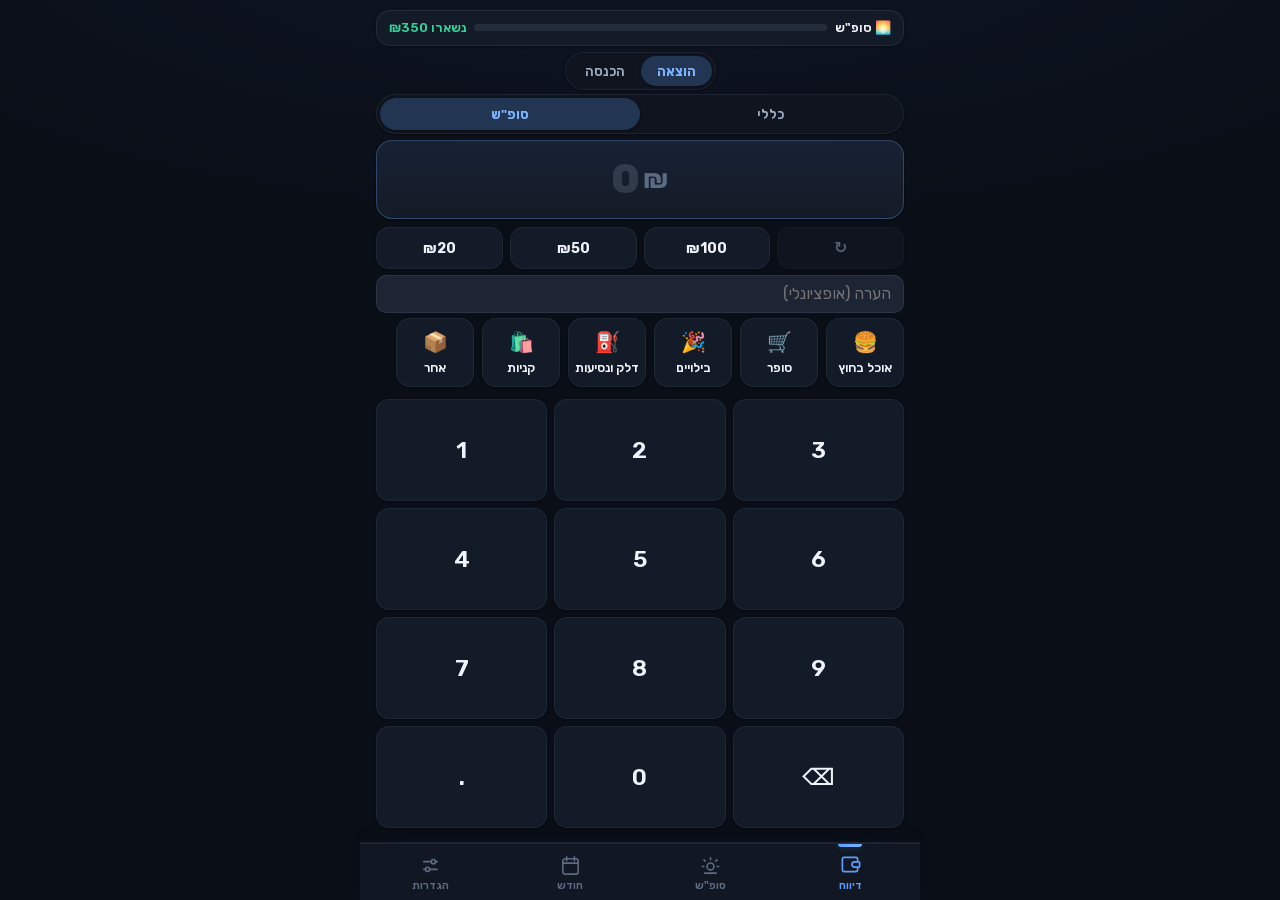
<file: index.html>
<!DOCTYPE html>
<html lang="he" dir="rtl">
<head>
<meta charset="utf-8">
<meta name="viewport" content="width=device-width, initial-scale=1, viewport-fit=cover, user-scalable=no">
<title>הכסף שלי</title>
<meta name="theme-color" content="#0a0e17">
<link rel="manifest" href="manifest.json">
<meta name="apple-mobile-web-app-capable" content="yes">
<meta name="mobile-web-app-capable" content="yes">
<meta name="apple-mobile-web-app-title" content="הכסף שלי">
<link rel="apple-touch-icon" href="icon-192.png">
<link rel="icon" type="image/png" href="icon-192.png">
<style>
/* ===== Rubik (embedded, matches the health app) ===== */
@font-face {
    font-family: 'Rubik'; font-weight: 300 800; font-display: swap;
    src: url([data-uri]) format('woff2');
    unicode-range: U+0590-05FF, U+200C-2010, U+20AA, U+25CC, U+FB1D-FB4F;
  }
@font-face {
    font-family: 'Rubik'; font-weight: 300 800; font-display: swap;
    src: url([data-uri]) format('woff2');
    unicode-range: U+0000-00FF, U+2000-206F, U+2074, U+20AC, U+2191, U+2193, U+2212, U+2215;
  }
/* ---------- palette: deep-navy dark by default; light is opt-in ---------- */
:root {
  color-scheme: dark;
  --page: #0a0e17; --surface: #141b28; --surface-2: #1d2534;
  --ink: #f0f4fa; --ink-2: #9fadc2; --muted: #5c6b83;
  --grid: rgba(148,163,184,.14); --baseline: rgba(148,163,184,.22); --border: rgba(148,163,184,.12);
  --good: #34d399; --warn: #fbbf24; --crit: #fb7185; --good-text: #34d399;
  --accent: #5b9dff; --accent-bright: #7db4ff;
  --c1:#5b9dff; --c2:#fb7185; --c3:#34d399; --c4:#fbbf24; --c5:#a78bfa; --c6:#2dd4bf;
  --ring-track: rgba(148,163,184,.13);
}
/* explicit light theme (system-light users still get the navy look, to match) */
:root[data-theme="light"] {
  color-scheme: light;
  --page: #f4f6fb; --surface: #ffffff; --surface-2: #eef2f9;
  --ink: #0e1626; --ink-2: #48526a; --muted: #8a93a7;
  --grid: #e6eaf2; --baseline: #c9d0de; --border: rgba(14,22,38,.10);
  --good: #12a150; --warn: #c98a12; --crit: #e0484d; --good-text: #0a7d3c;
  --accent: #2f6df0; --accent-bright: #2f6df0;
  --c1:#2f6df0; --c2:#e0484d; --c3:#12a150; --c4:#c98a12; --c5:#8b5cf6; --c6:#0d9488;
  --ring-track: #e6eaf2;
}
* { box-sizing: border-box; -webkit-tap-highlight-color: transparent; }
html, body { margin: 0; height: 100%; }
body {
  direction: rtl; /* keeps RTL even when served without the <html dir> wrapper */
  background: var(--page); color: var(--ink);
  font-family: 'Rubik', system-ui, -apple-system, "Segoe UI", sans-serif;
  font-size: 16px; line-height: 1.5;
  max-width: 560px; margin: 0 auto;
}
h1,h2,h3 { margin: 0; }
button { font: inherit; color: inherit; border: none; background: none; cursor: pointer; }
input, select { font: inherit; color: var(--ink); background: var(--surface-2);
  border: 1px solid var(--border); border-radius: 10px; padding: 9px 12px; max-width: 100%; }
input:focus, select:focus { outline: 2px solid var(--accent); outline-offset: 1px; }
.num { font-variant-numeric: tabular-nums; }

.screen { display: none; padding: calc(8px + env(safe-area-inset-top)) 16px calc(72px + env(safe-area-inset-bottom)); }
.screen.active { display: block; }
/* report fills the viewport: keypad grows to sit just above the tab bar */
#s-report.active { display: flex; flex-direction: column; min-height: 100dvh; }
#s-report #keypad { flex: 1 1 auto; grid-template-rows: repeat(4, minmax(46px, 1fr)); margin-top: 8px; }
.screen.from-next { animation: slide-next .3s cubic-bezier(.22,.61,.36,1); }
.screen.from-prev { animation: slide-prev .3s cubic-bezier(.22,.61,.36,1); }
@keyframes slide-next { from { opacity: 0; transform: translateX(-26px); } to { opacity: 1; transform: none; } }
@keyframes slide-prev { from { opacity: 0; transform: translateX(26px); } to { opacity: 1; transform: none; } }
@media (prefers-reduced-motion: reduce) { .screen.from-next, .screen.from-prev { animation: none; } }
.card { background: var(--surface); border: 1px solid var(--border);
  border-radius: 16px; padding: 14px 16px; margin: 10px 0; }
.mut { color: var(--muted); font-size: 13px; }
.sub { color: var(--ink-2); font-size: 14px; }
.row { display: flex; align-items: center; gap: 10px; }
.spread { justify-content: space-between; }

/* ---------- top status / budget ring ---------- */
.status-card { display: flex; align-items: center; gap: 16px; }
.ring-wrap { position: relative; width: 108px; height: 108px; flex: none; }
.ring-wrap svg { transform: rotate(-90deg); }
.ring-val { position: absolute; inset: 0; display: flex; flex-direction: column;
  align-items: center; justify-content: center; }
.ring-val { max-width: 88px; }
.ring-val .amt { font-size: 21px; font-weight: 800; white-space: nowrap; }
.ring-val .lbl { font-size: 10.5px; color: var(--muted); margin-top: -3px; }
.status-main { flex: 1; min-width: 0; }
.status-title { font-size: 16px; font-weight: 700; display: flex; gap: 6px; align-items: center; }
.status-note { margin-top: 2px; }

/* ---------- report screen ---------- */
.amount-display {
  text-align: center; font-size: 42px; font-weight: 800; letter-spacing: 1px;
  padding: 1px 0; min-height: 44px;
}
.amount-display .cur { font-size: 26px; color: var(--muted); font-weight: 600; }
.amount-display.zero { color: var(--baseline); }
.type-toggle { display: flex; background: var(--surface); border: 1px solid var(--border);
  border-radius: 999px; padding: 3px; width: fit-content; margin: 0 auto 6px; }
.type-toggle button { padding: 5px 18px; border-radius: 999px; font-size: 13.5px;
  font-weight: 600; color: var(--ink-2); }
.type-toggle button.on { background: var(--accent); color: #fff; }
.keypad { display: grid; grid-template-columns: repeat(3, 1fr); gap: 7px; margin: 6px 0 0;
  direction: ltr; /* dialer-style 1-2-3 left-to-right */ }
.keypad button {
  background: var(--surface); border: 1px solid var(--border); border-radius: 13px;
  font-size: 23px; font-weight: 600; padding: 8px 0;
}
.keypad button:active { background: var(--grid); }
.note-row input { width: 100%; }
.cats { display: grid; grid-template-columns: repeat(3, 1fr); gap: 8px; margin-top: 10px; }
.cat-btn {
  background: var(--surface); border: 1px solid var(--border); border-radius: 14px;
  padding: 8px 4px; text-align: center; font-size: 12.5px; font-weight: 600;
  display: flex; flex-direction: column; gap: 2px; align-items: center;
}
.cat-btn .em { font-size: 20px; }
.cat-btn:active { background: var(--grid); }
.save-income {
  width: 100%; background: var(--accent); color: #fff; font-weight: 700;
  border-radius: 14px; padding: 14px 0; font-size: 17px; margin-top: 10px;
}
.hint { text-align: center; margin-top: 8px; }

/* ---------- lists ---------- */
.tx-item { display: flex; align-items: center; gap: 10px; padding: 9px 2px;
  border-top: 1px solid var(--grid); }
.tx-item:first-child { border-top: none; }
.tx-emoji { font-size: 20px; flex: none; width: 28px; text-align: center; }
.tx-main { flex: 1; min-width: 0; }
.tx-name { font-size: 14.5px; font-weight: 600; }
.tx-time { font-size: 12px; color: var(--muted); }
.tx-amt { font-weight: 700; font-size: 15.5px; direction: ltr; unicode-bidi: isolate; }
.tx-amt.in { color: var(--good-text); }

/* ---------- weekend history ---------- */
.wk-card { padding: 11px 14px; }
.wk-head { display: flex; justify-content: space-between; align-items: baseline; }
.wk-title { font-weight: 700; font-size: 14.5px; }
.meter { height: 8px; border-radius: 4px; background: var(--ring-track);
  margin: 8px 0 4px; overflow: hidden; direction: ltr; }
.meter > div { height: 100%; border-radius: 4px; }
.badge { font-size: 12px; font-weight: 600; padding: 1px 9px; border-radius: 999px;
  border: 1px solid var(--border); }
.badge.ok { color: var(--good-text); }
.badge.over { color: var(--crit); }

/* ---------- month ---------- */
.month-nav { display: flex; align-items: center; justify-content: space-between; margin: 4px 0; }
.month-nav button { font-size: 22px; padding: 4px 14px; color: var(--ink-2); }
.month-nav .cur-month { font-weight: 700; font-size: 16.5px; }
.kpis { display: grid; grid-template-columns: repeat(3, 1fr); gap: 8px; }
.kpi { background: var(--surface); border: 1px solid var(--border); border-radius: 14px;
  padding: 10px 12px; text-align: center; }
.kpi .v { font-size: 19px; font-weight: 800; }
.kpi .l { font-size: 12px; color: var(--muted); }
.kpi .v.pos { color: var(--good-text); }
.kpi .v.neg { color: var(--crit); }
.bar-row { display: flex; align-items: center; gap: 10px; padding: 6px 0; }
.bar-label { width: 108px; flex: none; font-size: 13.5px; display: flex; gap: 6px; align-items: center;
  white-space: nowrap; overflow: hidden; text-overflow: ellipsis; }
.bar-track { flex: 1; height: 14px; background: none; direction: ltr; display: flex; justify-content: flex-end; }
.bar-fill { height: 100%; border-radius: 4px 0 0 4px; min-width: 2px; }
.bar-amt { width: 64px; flex: none; text-align: left; font-size: 13px; font-weight: 600; direction: ltr; }

/* ---------- settings ---------- */
.set-row { display: flex; justify-content: space-between; align-items: center; gap: 10px;
  padding: 10px 0; border-top: 1px solid var(--grid); }
.set-row:first-child { border-top: none; }
.set-row label { font-size: 14.5px; }
.set-row input[type=number] { width: 90px; text-align: center; }
.btn { background: var(--surface); border: 1px solid var(--border); border-radius: 12px;
  padding: 9px 16px; font-weight: 600; font-size: 14px; }
.btn.primary { background: var(--accent); border-color: var(--accent); color: #fff; }
.btn.danger { color: var(--crit); }
.btn-row { display: flex; gap: 8px; flex-wrap: wrap; margin-top: 8px; }

/* ---------- tab bar ---------- */
.tabbar {
  position: fixed; bottom: 0; left: 0; right: 0; z-index: 20;
  display: flex; background: var(--surface); border-top: 1px solid var(--border);
  padding-bottom: env(safe-area-inset-bottom); max-width: 560px; margin: 0 auto;
}
.tabbar button { flex: 1; display: flex; flex-direction: column; align-items: center;
  gap: 1px; padding: 8px 0 6px; font-size: 11px; color: var(--muted); font-weight: 600; }
.tabbar button .ic { font-size: 21px; }
.tabbar button.on { color: var(--accent); }

/* ---------- toast / modal ---------- */
.toast {
  position: fixed; bottom: calc(76px + env(safe-area-inset-bottom)); left: 14px; right: 14px;
  max-width: 532px; margin: 0 auto; z-index: 40;
  background: var(--ink); color: var(--page); border-radius: 14px; padding: 12px 16px;
  display: flex; align-items: center; justify-content: space-between; gap: 10px;
  font-size: 14.5px; font-weight: 600;
  transform: translateY(20px); opacity: 0; pointer-events: none; transition: .18s;
}
.toast.show { transform: none; opacity: 1; pointer-events: auto; }
.toast button { color: var(--warn); font-weight: 800; font-size: 14.5px; flex: none; }
.modal-back { position: fixed; inset: 0; background: rgba(0,0,0,.45); z-index: 30;
  display: none; align-items: flex-end; justify-content: center; }
.modal-back.show { display: flex; }
.modal { background: var(--page); width: 100%; max-width: 560px;
  border-radius: 20px 20px 0 0; padding: 18px 16px calc(18px + env(safe-area-inset-bottom));
  max-height: 88vh; overflow-y: auto; }
.modal h3 { margin-bottom: 10px; }
.modal .field { margin: 10px 0; }
.modal .field label { display: block; font-size: 13px; color: var(--muted); margin-bottom: 3px; }
.modal .field input, .modal .field select { width: 100%; }
.empty { text-align: center; color: var(--muted); padding: 22px 0; font-size: 14px; }
.insight-line { display: flex; gap: 8px; padding: 5px 0; font-size: 14.5px; align-items: baseline; }
.insight-line .em { flex: none; }

/* ---------- compact report layout ---------- */
.budget-strip { border-radius: 12px; padding: 7px 12px; margin: 2px 0 6px;
  font-size: 13px; font-weight: 600; display: flex; align-items: center; gap: 8px;
  border: 1px solid var(--border); background: var(--surface); }
.budget-strip .bs-bar { flex: 1; height: 7px; border-radius: 4px; background: var(--ring-track);
  overflow: hidden; direction: ltr; }
.budget-strip .bs-bar > div { height: 100%; border-radius: 4px; }
.budget-strip .bs-amt { flex: none; direction: ltr; unicode-bidi: isolate; }
.seg { display: flex; background: var(--surface); border: 1px solid var(--border);
  border-radius: 999px; padding: 3px; margin: 0 auto 4px; width: fit-content; }
.seg button { padding: 5px 16px; border-radius: 999px; font-size: 13.5px; font-weight: 600;
  color: var(--ink-2); white-space: nowrap; }
.seg button.on { background: var(--accent); color: #fff; }
.bucket-seg { width: 100%; }
.bucket-seg button { flex: 1; padding: 6px 4px; }
.bucket-seg button.on { background: var(--accent); }
.cats-strip { display: flex; gap: 8px; overflow-x: auto; padding: 2px 0 4px;
  -webkit-overflow-scrolling: touch; scrollbar-width: none; }
.cats-strip::-webkit-scrollbar { display: none; }
.cats-strip .cat-btn { flex: 0 0 auto; width: 78px; }
.note-inline { width: 100%; padding: 6px 12px; margin-bottom: 3px; }

/* ---------- vertical bar chart (trends) ---------- */
.vchart { display: flex; align-items: flex-end; gap: 6px; height: 118px;
  direction: ltr; padding-top: 16px; }
.vbar-col { flex: 1; min-width: 0; display: flex; flex-direction: column;
  justify-content: flex-end; align-items: center; height: 100%; }
.vbar-wrap { width: 100%; display: flex; justify-content: center; align-items: flex-end;
  height: 100%; position: relative; }
.vbar { width: 100%; max-width: 30px; border-radius: 5px 5px 0 0; background: var(--accent);
  position: relative; min-height: 2px; }
.vbar.over { background: var(--crit); }
.vbar .vval { position: absolute; top: -15px; left: 50%; transform: translateX(-50%);
  font-size: 9.5px; font-weight: 700; white-space: nowrap; color: var(--ink-2); }
.vlab { font-size: 9.5px; color: var(--muted); margin-top: 4px; direction: ltr; white-space: nowrap; }
.chart-empty { text-align: center; color: var(--muted); font-size: 13px; padding: 20px 0; }
.budget-line { position: absolute; left: 0; right: 0; border-top: 1.5px dashed var(--baseline); }
.budget-line span { position: absolute; top: -8px; right: 0; font-size: 9px; color: var(--muted);
  background: var(--surface); padding: 0 3px; }

/* ===================== professional / statistical polish ===================== */
body { -webkit-font-smoothing: antialiased; text-rendering: optimizeLegibility; }
:root { --shadow: 0 1px 2px rgba(0,0,0,.35), 0 10px 24px -8px rgba(0,0,0,.55);
        --shadow-sm: 0 1px 2px rgba(0,0,0,.35); --radius: 22px; }
:root[data-theme="light"] { --shadow: 0 1px 2px rgba(16,24,40,.05), 0 8px 20px -8px rgba(16,24,40,.12);
        --shadow-sm: 0 1px 2px rgba(16,24,40,.06); }

.card { border-radius: var(--radius); box-shadow: var(--shadow); }
.card h3 { font-size: 14px; font-weight: 700; letter-spacing: .1px; }
.h-sub, .mut { letter-spacing: .1px; }

/* section title with accent tick */
.card > h3:first-child { position: relative; padding-inline-start: 11px; }
.card > h3:first-child::before { content: ""; position: absolute; inset-inline-start: 0; top: 2px;
  width: 3px; height: 14px; border-radius: 2px; background: var(--accent); opacity: .85; }

/* stat tiles */
.kpi { border-radius: 15px; box-shadow: var(--shadow-sm); padding: 11px 10px; text-align: right; }
.kpi .l { font-size: 11px; font-weight: 600; text-transform: none; letter-spacing: .2px; margin-bottom: 2px; }
.kpi .v { font-size: 20px; line-height: 1.1; }
.kpi .cap { font-size: 10.5px; color: var(--muted); margin-top: 2px; font-weight: 600; }

/* budget strip refined */
.budget-strip { box-shadow: var(--shadow-sm); border-radius: 14px; }

/* segmented controls */
.seg, .type-toggle { box-shadow: var(--shadow-sm); }
.seg button, .bucket-seg button { transition: background .15s, color .15s; }

/* amount readout */
.amount-display { background: var(--surface); border: 1px solid var(--border); border-radius: 16px;
  box-shadow: var(--shadow-sm); margin: 2px 0; padding: 7px 0; min-height: 0;
  display: flex; align-items: center; justify-content: center; gap: 2px; }

/* keypad */
.keypad button { box-shadow: var(--shadow-sm); transition: transform .06s, background .12s; }
.keypad button:active { transform: scale(.97); }
.cat-btn { box-shadow: var(--shadow-sm); }

/* tab bar premium */
.tabbar { box-shadow: 0 -1px 0 var(--border), 0 -8px 24px rgba(16,24,40,.05);
  backdrop-filter: saturate(1.4); }
.tabbar button { position: relative; padding-top: 10px; }
.tabbar button.on::before { content: ""; position: absolute; top: 0; left: 50%; transform: translateX(-50%);
  width: 26px; height: 3px; border-radius: 0 0 3px 3px; background: var(--accent); }
.tabbar button .ic { font-size: 20px; transition: transform .15s; display: inline-flex; }
.tabbar button .ic svg { width: 23px; height: 23px; display: block; }
.tabbar button.on .ic { transform: translateY(-1px) scale(1.06); }

/* meters / bars rounder */
.meter { height: 9px; border-radius: 5px; }
.vbar { border-radius: 6px 6px 0 0; }

/* transaction rows a touch airier */
.tx-item { padding: 10px 2px; }
.badge { padding: 2px 10px; }

/* travel mode figures */
.travel-figures { display: grid; grid-template-columns: repeat(3, 1fr); gap: 8px; text-align: center;
  margin-top: 4px; }
.travel-figures .tf-v { font-size: 18px; font-weight: 800; line-height: 1.1; }
.travel-figures .tf-l { font-size: 11px; color: var(--muted); margin-top: 2px; font-weight: 600; }
.bucket-seg button[data-bucket="travel"].on { background: #7c6df2; }

/* toggle switch (page is RTL: knob rests at the right, slides left when on) */
.switch { flex: none; width: 48px; height: 28px; border-radius: 999px; background: var(--baseline);
  position: relative; transition: background .2s; }
.switch .knob { position: absolute; top: 3px; right: 3px; width: 22px; height: 22px;
  border-radius: 50%; background: #fff; box-shadow: 0 1px 3px rgba(0,0,0,.3); transition: transform .2s; }
.switch.on { background: var(--good); }
.switch.on .knob { transform: translateX(-20px); }

/* transaction search + filter */
.tx-filter { margin-bottom: 8px; }
.tx-search { width: 100%; margin-bottom: 8px; }
.filter-chips { display: flex; gap: 6px; overflow-x: auto; scrollbar-width: none;
  -webkit-overflow-scrolling: touch; }
.filter-chips::-webkit-scrollbar { display: none; }
.chip { flex: 0 0 auto; background: var(--surface); border: 1px solid var(--border);
  border-radius: 999px; padding: 5px 13px; font-size: 12.5px; font-weight: 600;
  color: var(--ink-2); box-shadow: var(--shadow-sm); transition: background .15s, color .15s; }
.chip.on { background: var(--accent); color: #fff; border-color: var(--accent); }
.filter-count { font-size: 12px; color: var(--muted); font-weight: 600; padding: 6px 2px 2px; }

/* month-over-month comparison line */
.compare-line { display: flex; align-items: center; gap: 8px; background: var(--surface);
  border: 1px solid var(--border); border-radius: 14px; box-shadow: var(--shadow-sm);
  padding: 9px 14px; margin: 8px 0; font-size: 13.5px; font-weight: 600; }
.compare-line .em { flex: none; }

/* night-spending marker */
.night-badge { font-size: 12px; opacity: .8; }
.tx-item.night .tx-emoji { position: relative; }
.tx-item.night { background: linear-gradient(90deg, rgba(89,86,196,.06), transparent 60%); }

/* quick amounts row */
.quick-amounts { display: grid; grid-template-columns: repeat(4, 1fr); gap: 7px; margin: 6px 0;
  direction: ltr; }
.qa-btn { background: var(--surface); border: 1px solid var(--border); border-radius: 13px;
  font-size: 14px; font-weight: 700; padding: 8px 0; box-shadow: var(--shadow-sm);
  transition: transform .06s, background .12s; }
.qa-btn:active { transform: scale(.97); }
.qa-btn#repeat-last { color: var(--ink-2); font-size: 16px; }

/* ============================================================================
   PREMIUM PASS — depth, type & accent refinements layered on the base design.
   Kept footprint-neutral on the report screen so the keypad still clears the
   tab bar on short phones.
   ============================================================================ */
:root {
  --grad-accent: linear-gradient(135deg, var(--accent), var(--accent-bright));
  --shadow: 0 10px 30px -18px rgba(0,0,0,.8);
  --shadow-sm: 0 1px 2px rgba(0,0,0,.4); --ring-glow: rgba(0,0,0,.55);
}
:root[data-theme="light"] {
  --shadow: 0 1px 1px rgba(16,24,40,.03), 0 2px 6px rgba(16,24,40,.05), 0 12px 28px -10px rgba(16,24,40,.10);
  --shadow-sm: 0 1px 2px rgba(16,24,40,.06); --ring-glow: rgba(16,24,40,.10);
}

/* soft depth behind the page */
body { background:
  radial-gradient(120% 60% at 50% -10%, color-mix(in srgb, var(--accent) 6%, transparent), transparent 60%),
  var(--page); background-attachment: fixed; }

/* headings & numerals */
h1, h2, h3 { letter-spacing: -.2px; }
h2 { font-weight: 800; }
.num { font-variant-numeric: tabular-nums; font-feature-settings: "tnum" 1; }

/* cards: hairline top highlight for a crisp, layered feel (exact health-app treatment) */
.card { position: relative; border-color: var(--border);
  background: linear-gradient(180deg, rgba(255,255,255,.035), transparent 42%), var(--surface); }
:root[data-theme="light"] .card {
  background: linear-gradient(180deg, color-mix(in srgb, var(--surface) 97%, #fff), var(--surface)); }
.card > h3:first-child::before { background: var(--grad-accent); opacity: 1; width: 3.5px; height: 15px;
  box-shadow: 0 0 8px -1px color-mix(in srgb, var(--accent) 60%, transparent); }

/* KPI tiles: premium readout */
.kpi { background: linear-gradient(180deg, color-mix(in srgb, var(--surface) 96%, var(--accent) 4%), var(--surface));
  border-color: color-mix(in srgb, var(--border) 80%, transparent); }
.kpi .l { color: var(--muted); text-transform: uppercase; font-size: 9.5px; letter-spacing: .6px; }
.kpi .v { font-weight: 800; letter-spacing: -.4px; }

/* primary actions → accent gradient with depth */
.btn.primary, .save-income {
  background: var(--grad-accent); border: none; color: #fff;
  box-shadow: 0 1px 2px rgba(16,24,40,.18), 0 6px 16px -6px color-mix(in srgb, var(--accent) 55%, transparent);
  transition: transform .08s ease, box-shadow .15s ease, filter .15s ease; }
.btn.primary:active, .save-income:active { transform: translateY(1px); filter: brightness(.96); }

/* segmented controls → dark track with a lifted navy-blue pill (health-app style) */
.seg, .type-toggle, .bucket-seg { background: color-mix(in srgb, var(--page) 55%, var(--surface));
  border-color: color-mix(in srgb, var(--border) 90%, transparent); }
.type-toggle button.on, .seg button.on, .bucket-seg button.on, .chip.on {
  background: color-mix(in srgb, var(--accent) 20%, var(--surface));
  color: var(--accent-bright); border-color: color-mix(in srgb, var(--accent) 38%, transparent);
  box-shadow: 0 1px 3px rgba(0,0,0,.35); font-weight: 700; }
.chip.on { color: #fff; background: var(--grad-accent); }
.bucket-seg button[data-bucket="travel"].on { background: color-mix(in srgb, #a78bfa 24%, var(--surface)); color: #c9b6ff; border-color: color-mix(in srgb, #a78bfa 40%, transparent); }

/* progress meters & bars → refined track + gradient vbars */
.meter, .bs-bar { background: color-mix(in srgb, var(--ink) 8%, transparent); }
.vbar { background: linear-gradient(180deg, color-mix(in srgb, var(--accent) 92%, #fff 8%), var(--accent)); }
.vbar.over { background: linear-gradient(180deg, color-mix(in srgb, var(--crit) 92%, #fff 8%), var(--crit)); }

/* budget ring: soft glow + rounded, premium cap */
.ring-wrap { filter: drop-shadow(0 3px 8px var(--ring-glow)); }
.ring-wrap svg circle:last-child { transition: stroke-dashoffset .6s cubic-bezier(.22,.61,.36,1); }
.ring-val .amt { letter-spacing: -.5px; }

/* amount readout: crisp, focused */
.amount-display { background: linear-gradient(180deg, color-mix(in srgb, var(--surface) 96%, var(--accent) 5%), var(--surface));
  border-color: color-mix(in srgb, var(--accent) 22%, var(--border)); }
.amount-display .cur { font-weight: 700; }

/* keypad & category keys: tactile */
.keypad button, .cat-btn, .qa-btn { border-color: color-mix(in srgb, var(--border) 75%, transparent); }
.keypad button:active, .qa-btn:active, .cat-btn:active { box-shadow: var(--shadow-sm) inset; }

/* tab bar: frosted, premium indicator */
.tabbar { background: color-mix(in srgb, var(--surface) 82%, transparent);
  backdrop-filter: saturate(1.5) blur(14px); -webkit-backdrop-filter: saturate(1.5) blur(14px);
  box-shadow: 0 -1px 0 var(--border), 0 -10px 30px -12px rgba(16,24,40,.12); }
.tabbar button.on::before { display: none; } /* replaced by the sliding indicator */
.tab-ind { position: absolute; top: 0; left: 0; width: 24px; height: 3px; border-radius: 0 0 3px 3px;
  background: var(--grad-accent); box-shadow: 0 1px 6px -1px color-mix(in srgb, var(--accent) 70%, transparent);
  transition: transform .28s cubic-bezier(.4, 0, .2, 1); pointer-events: none; }
@media (prefers-reduced-motion: reduce) { .tab-ind { transition: none; } }

/* badges & chips: softer surfaces */
.badge { border-color: color-mix(in srgb, var(--border) 80%, transparent);
  background: color-mix(in srgb, var(--surface) 60%, transparent); }
.badge.ok { background: color-mix(in srgb, var(--good) 12%, transparent); border-color: color-mix(in srgb, var(--good) 30%, transparent); }
.badge.over { background: color-mix(in srgb, var(--crit) 12%, transparent); border-color: color-mix(in srgb, var(--crit) 30%, transparent); }

/* transaction rows: hairline separators, gentle hover/press */
.tx-item { border-top-color: color-mix(in srgb, var(--grid) 70%, transparent); transition: background .12s; }
.tx-item[data-tx]:active, .tx-item[data-fixed]:active { background: color-mix(in srgb, var(--accent) 6%, transparent); }
.tx-amt { letter-spacing: -.3px; }

/* modals: refined sheet */
.modal { box-shadow: 0 -8px 40px -8px rgba(16,24,40,.3); border-radius: 24px 24px 0 0; }
.modal-back { backdrop-filter: blur(2px); }

/* toast: crisp pill */
.toast { border-radius: 16px; box-shadow: 0 8px 30px -6px rgba(16,24,40,.4); }

/* respect reduced motion for the new transitions too */
@media (prefers-reduced-motion: reduce) {
  .ring-wrap svg circle:last-child, .btn.primary, .save-income { transition: none; }
}

/* ---------- monthly recap card (health-app "coach card" tint) ---------- */
.recap-card { padding: 16px; overflow: hidden;
  background: linear-gradient(140deg, rgba(91,157,255,.12), rgba(52,211,153,.06)), var(--surface); }
:root[data-theme="light"] .recap-card { background: linear-gradient(140deg, rgba(91,157,255,.10), rgba(52,211,153,.06)), var(--surface); }
.recap-card .rc-title { font-size: 13px; font-weight: 700; color: var(--ink-2);
  display: flex; align-items: center; gap: 6px; }
.recap-card .rc-hero { font-size: 30px; font-weight: 800; letter-spacing: -.8px; margin: 4px 0 1px; }
.recap-card .rc-hero.pos { color: var(--good-text); }
.recap-card .rc-hero.neg { color: var(--crit); }
.recap-card .rc-sub { font-size: 13px; color: var(--muted); font-weight: 600; }
.recap-card .rc-lines { margin-top: 12px; display: grid; gap: 7px; }
.rc-line { display: flex; align-items: baseline; gap: 8px; font-size: 13.5px; }
.rc-line .em { flex: none; }
.rc-line b { font-weight: 700; }

/* ---------- day-of-week chart labels ---------- */
#m-dow-chart .vlab { font-size: 11px; font-weight: 600; }

/* ---------- patterns card ---------- */
.pattern-line { display: flex; align-items: baseline; gap: 8px; padding: 5px 0; font-size: 14px; }
.pattern-line .em { flex: none; }
.pattern-line b { font-weight: 700; }

/* ---------- budget-alert pill in the budget strip ---------- */
.bs-alert { display: inline-flex; align-items: center; gap: 3px; font-size: 11px; font-weight: 700;
  padding: 1px 7px; border-radius: 999px; margin-inline-start: 4px; }
.bs-alert.warn { color: var(--warn); background: color-mix(in srgb, var(--warn) 15%, transparent); }
.bs-alert.crit { color: var(--crit); background: color-mix(in srgb, var(--crit) 15%, transparent); }

/* ---------- collapsible sections (clean surface, sharp depth on tap) ---------- */
.collapse { background: linear-gradient(180deg, color-mix(in srgb, var(--surface) 97%, #fff), var(--surface));
  border: 1px solid color-mix(in srgb, var(--border) 70%, transparent); border-radius: var(--radius);
  box-shadow: var(--shadow); margin: 10px 0; overflow: hidden; }
@media (prefers-color-scheme: dark) { :root:where(:not([data-theme="light"])) .collapse {
  background: linear-gradient(180deg, color-mix(in srgb, var(--surface) 92%, #fff 3%), var(--surface)); } }
.collapse-head { width: 100%; display: flex; align-items: center; gap: 10px;
  padding: 14px 16px; font-weight: 700; font-size: 14px; letter-spacing: -.2px; text-align: start; }
.collapse-head .ch-title { position: relative; padding-inline-start: 11px; }
.collapse-head .ch-title::before { content: ""; position: absolute; inset-inline-start: 0; top: 1px;
  width: 3.5px; height: 15px; border-radius: 2px; background: var(--grad-accent);
  box-shadow: 0 0 8px -1px color-mix(in srgb, var(--accent) 60%, transparent); }
.collapse-head .ch-meta { color: var(--muted); font-size: 12px; font-weight: 600; }
.collapse-head .chev { margin-inline-start: auto; color: var(--muted); font-size: 20px; line-height: 1;
  transition: transform .22s ease; }
.collapse.open .collapse-head .chev { transform: rotate(180deg); }
.collapse-body { display: none; padding: 0 16px 14px; }
.collapse.open .collapse-body { display: block; animation: collapse-in .22s ease; }
@keyframes collapse-in { from { opacity: 0; transform: translateY(-4px); } to { opacity: 1; transform: none; } }
@media (prefers-reduced-motion: reduce) { .collapse.open .collapse-body { animation: none; } .collapse-head .chev { transition: none; } }
.sub-h { font-size: 12.5px; font-weight: 700; color: var(--ink-2); letter-spacing: -.1px; margin: 14px 0 6px; }
.sub-h:first-child { margin-top: 2px; }
#m-patterns .pattern-line:first-child { padding-top: 2px; }

/* ---------- swipe a transaction row: one way deletes, the other edits ---------- */
.tx-item[data-tx] { position: relative; touch-action: pan-y; }
.tx-item[data-tx].swiping { will-change: transform; }
.tx-item[data-tx].will-delete { background: color-mix(in srgb, var(--crit) 14%, transparent); }
.tx-item[data-tx].will-delete::after { content: "🗑 מחיקה"; position: absolute; inset-inline-end: 12px;
  top: 50%; transform: translateY(-50%); font-size: 12px; font-weight: 700; color: var(--crit); }
.tx-item[data-tx].will-edit { background: color-mix(in srgb, var(--accent) 12%, transparent); }
.tx-item[data-tx].will-edit::after { content: "✏️ עריכה"; position: absolute; inset-inline-start: 12px;
  top: 50%; transform: translateY(-50%); font-size: 12px; font-weight: 700; color: var(--accent); }

/* ---------- bank-import wizard (all inside the modal) ---------- */
.imp-scroll { max-height: 62vh; overflow-y: auto; margin: 4px -4px 0; padding: 0 4px; }
.imp-months { margin: 8px 0; }
.imp-months .row { padding: 5px 0; border-top: 1px solid var(--grid); font-size: 14px; }
.imp-months .row:first-child { border-top: none; }
.imp-note { font-size: 12.5px; color: var(--muted); margin: 8px 0; line-height: 1.7; }
.imp-map-row { display: flex; align-items: center; gap: 10px; padding: 8px 0; border-top: 1px solid var(--grid); }
.imp-map-row:first-child { border-top: none; }
.imp-map-row .bc { flex: 1; font-size: 13.5px; font-weight: 600; min-width: 0; }
.imp-map-row select { flex: none; width: 46%; }
.imp-map-row select.need { border-color: var(--warn); box-shadow: 0 0 0 2px color-mix(in srgb, var(--warn) 25%, transparent); }
.imp-dup { padding: 9px 0; border-top: 1px solid var(--grid); }
.imp-dup:first-child { border-top: none; }
.imp-dup .d-main { font-size: 13.5px; font-weight: 600; }
.imp-dup .d-sub { font-size: 12px; color: var(--muted); margin: 1px 0 6px; }
.imp-dup .seg { margin: 0; width: 100%; }
.imp-dup .seg button { flex: 1; font-size: 12px; padding: 5px 6px; }
.imp-step { font-size: 11px; color: var(--muted); font-weight: 700; letter-spacing: .3px; margin-bottom: 2px; }

/* ---------- inline line-icons (replace decorative emojis) ---------- */
.lico { display: inline-flex; align-items: center; vertical-align: -3px; color: var(--ink-2); }
.lico svg { width: 15px; height: 15px; }
.ch-title .lico, .status-title .lico, .sub-h .lico, .card > h3 .lico, .h-title .lico { color: var(--accent); }
.rc-title .lico { color: var(--accent-bright); }

/* ---------- category breakdown card (month ⇄ all-time) ---------- */
.cats-head { display: flex; align-items: center; justify-content: space-between; gap: 8px 10px; flex-wrap: wrap; margin-bottom: 8px; }
.cats-head h3 { flex: 0 1 auto; }
.seg.sm { flex: 0 0 auto; width: auto; margin: 0; padding: 2px; }
.seg.sm button { flex: 0 0 auto; white-space: nowrap; padding: 4px 12px; font-size: 12px; }
.cat-row { cursor: pointer; border-radius: 8px; transition: background .12s; }
.cat-row:active { background: color-mix(in srgb, var(--accent) 7%, transparent); }
.bar-amt .bar-pct { display: block; font-size: 10px; color: var(--muted); font-weight: 600; margin-top: -1px; }
.cat-total { padding-top: 9px; margin-top: 5px; border-top: 1px solid var(--grid); }
.tag-sub { font-size: 10px; font-weight: 700; color: var(--accent); white-space: nowrap;
  background: color-mix(in srgb, var(--accent) 12%, transparent); padding: 1px 6px; border-radius: 999px; }

/* ---------- modal drag handle + swipe-down-to-close ---------- */
.modal { position: relative; }
.modal::before { content: ""; display: block; width: 38px; height: 4px; border-radius: 999px;
  background: var(--baseline); opacity: .6; margin: -6px auto 12px; }
.modal.closing { animation: sheet-down .2s ease forwards; }
@keyframes sheet-down { to { transform: translateY(100%); opacity: .4; } }
@media (prefers-reduced-motion: reduce) { .modal.closing { animation: none; } }

/* ---------- friendlier empty states ---------- */
.empty .empty-emo { display: block; font-size: 30px; margin-bottom: 6px; opacity: .75; }

/* ---------- consistent category colour dots ---------- */
.cat-dot { display: inline-block; width: 8px; height: 8px; border-radius: 50%;
  margin-inline-end: 6px; flex: none; vertical-align: middle; }

/* ---------- screen header (big title + muted subtitle), health-app style ---------- */
.scr-head { display: flex; align-items: flex-start; justify-content: space-between; margin: 4px 2px 14px; }
.scr-head .h-title { font-size: 25px; font-weight: 800; letter-spacing: -.5px; line-height: 1.1; }
.scr-head .h-sub { font-size: 13.5px; color: var(--muted); font-weight: 600; margin-top: 2px; }

/* ---------- delta chip (▲/▼ pill), health-app style ---------- */
.delta-chip { display: inline-flex; align-items: center; gap: 4px; padding: 4px 10px; border-radius: 999px;
  font-size: 12.5px; font-weight: 700; font-variant-numeric: tabular-nums; line-height: 1; white-space: nowrap; }
.delta-chip svg { width: 10px; height: 10px; }
.delta-chip.pos { background: rgba(52,211,153,.14); color: var(--good); }
.delta-chip.neg { background: rgba(251,113,133,.14); color: var(--crit); }
.delta-chip.flat { background: rgba(148,163,184,.12); color: var(--ink-2); }

/* ---------- mini metric rings row, health-app style ---------- */
.minis { display: grid; grid-template-columns: repeat(4, 1fr); gap: 8px; }
.mini { display: flex; flex-direction: column; align-items: center; gap: 8px; }
.mini-ring { position: relative; width: 72px; height: 72px; }
.mini-ring svg { width: 100%; height: 100%; transform: rotate(-90deg); }
.mini-num { position: absolute; inset: 0; display: flex; flex-direction: column; align-items: center; justify-content: center; line-height: 1; }
.mini-num b { font-size: 16px; font-weight: 800; font-variant-numeric: tabular-nums; }
.mini-num s { font-size: 9px; color: var(--muted); text-decoration: none; margin-top: 2px; }
.mini-lab { display: inline-flex; align-items: center; gap: 4px; font-size: 11.5px; color: var(--ink-2); font-weight: 600; }
.mini-lab svg { width: 13px; height: 13px; }

/* ---------- compact report layout for short phones (e.g. iPhone SE) ----------
   Keeps the whole entry flow — amount, quick amounts, categories, keypad —
   above the tab bar without scrolling on shorter viewports. */
@media (max-height: 730px) {
  #s-report.active { padding-top: calc(4px + env(safe-area-inset-top)); }
  #s-report .budget-strip { padding: 5px 12px; margin: 0 0 4px; }
  #s-report .seg { margin-bottom: 3px; }
  #s-report .seg button, #s-report .bucket-seg button { padding: 4px 14px; }
  #s-report .amount-display { padding: 2px 0; font-size: 30px; }
  #s-report .amount-display .cur { font-size: 19px; }
  #s-report .quick-amounts { margin: 4px 0; }
  #s-report .qa-btn { padding: 6px 0; font-size: 13px; }
  #s-report .note-inline { padding: 5px 12px; margin-bottom: 2px; }
  #s-report .cats-strip .cat-btn { padding: 6px 4px; font-size: 11px; }
  #s-report .cats-strip .cat-btn .em { font-size: 17px; }
  #s-report #keypad { grid-template-rows: repeat(4, minmax(36px, 1fr)); gap: 5px; margin-top: 5px; }
  #s-report .keypad button { font-size: 19px; padding: 3px 0; }
}
</style>
</head>
<body>

<!-- ================= REPORT ================= -->
<section id="s-report" class="screen active">
  <div id="budget-strip" class="budget-strip"></div>
  <div class="seg" id="type-toggle">
    <button data-type="expense" class="on">הוצאה</button>
    <button data-type="income">הכנסה</button>
  </div>
  <div class="seg bucket-seg" id="bucket-toggle">
    <button data-bucket="base">כללי</button>
    <button data-bucket="weekend">סופ"ש</button>
    <button data-bucket="travel" id="bucket-travel" style="display:none">✈️ טיול</button>
  </div>
  <div class="amount-display zero" id="amount-display"><span class="cur">₪</span>0</div>
  <div class="quick-amounts" id="quick-amounts">
    <button class="qa-btn" data-qa="20">₪20</button>
    <button class="qa-btn" data-qa="50">₪50</button>
    <button class="qa-btn" data-qa="100">₪100</button>
    <button class="qa-btn" id="repeat-last" title="חזור על ההוצאה האחרונה">↻</button>
  </div>
  <input id="note-input" class="note-inline" placeholder="הערה (אופציונלי)" autocomplete="off">
  <div class="cats-strip" id="cats" data-noswipe></div>
  <button class="save-income" id="save-income" style="display:none">שמור הכנסה ✓</button>
  <div class="keypad" id="keypad">
    <button data-k="1">1</button><button data-k="2">2</button><button data-k="3">3</button>
    <button data-k="4">4</button><button data-k="5">5</button><button data-k="6">6</button>
    <button data-k="7">7</button><button data-k="8">8</button><button data-k="9">9</button>
    <button data-k=".">.</button><button data-k="0">0</button><button data-k="del">⌫</button>
  </div>
</section>

<!-- ================= WEEKEND ================= -->
<section id="s-weekend" class="screen">
  <div class="scr-head"><div><div class="h-title">סופי שבוע</div><div class="h-sub">תקציב והוצאות</div></div></div>
  <div class="card" id="wk-current"></div>
  <div class="card">
    <h3 style="font-size:15px">מגמת הוצאות סופ"ש</h3>
    <div id="wk-chart"></div>
  </div>
  <div class="card" id="wk-insights"></div>
  <h3 style="font-size:15px;margin:14px 2px 4px">היסטוריית סופ"שים</h3>
  <div id="wk-history"></div>
</section>

<!-- ================= MONTH ================= -->
<section id="s-month" class="screen">
  <div class="scr-head"><div><div class="h-title">החודש שלי</div><div class="h-sub">סיכום והוצאות</div></div></div>
  <div class="month-nav">
    <button id="m-prev">‹</button>
    <div class="cur-month" id="m-label"></div>
    <button id="m-next">›</button>
  </div>
  <div class="kpis" id="m-kpis"></div>
  <div class="card" style="padding:16px 12px"><div class="minis" id="m-metrics"></div></div>
  <div id="m-compare"></div>
  <div id="m-recap"></div>
  <div class="card" id="m-budget"></div>
  <div class="card" id="m-weekend-share"></div>
  <div class="card">
    <div class="cats-head">
      <h3 style="font-size:15px">לאן הלך הכסף</h3>
      <div class="seg sm" id="cats-scope">
        <button data-scope="month" class="on">החודש</button>
        <button data-scope="all">כל הזמן</button>
      </div>
    </div>
    <div id="m-cats"></div>
  </div>

  <!-- collapsed by default: the professional depth -->
  <section class="collapse" id="c-graphs">
    <button class="collapse-head" aria-expanded="false">
      <span class="ch-title"><span class="lico"><svg viewBox="0 0 24 24" fill="none" stroke="currentColor" stroke-width="1.9" stroke-linecap="round" stroke-linejoin="round"><path d="M4 5v14h16"/><path d="M7 14l3-3 3 2 4-6"/></svg></span> גרפים</span>
      <span class="chev" aria-hidden="true">⌄</span>
    </button>
    <div class="collapse-body">
      <h4 class="sub-h">הוצאות לפי יום בשבוע</h4>
      <div id="m-dow-chart"></div>
      <h4 class="sub-h">מגמה חודשית</h4>
      <div id="m-chart"></div>
    </div>
  </section>

  <section class="collapse" id="c-patterns">
    <button class="collapse-head" aria-expanded="false">
      <span class="ch-title"><span class="lico"><svg viewBox="0 0 24 24" fill="none" stroke="currentColor" stroke-width="1.9" stroke-linecap="round" stroke-linejoin="round"><path d="M9.5 18h5M10.5 21h3"/><path d="M12 3a6 6 0 0 0-3.6 10.8c.6.5.9 1 1 1.7h5.2c.1-.7.4-1.2 1-1.7A6 6 0 0 0 12 3Z"/></svg></span> חיסכון ובקרה</span>
      <span class="chev" aria-hidden="true">⌄</span>
    </button>
    <div class="collapse-body"><div id="m-patterns"></div></div>
  </section>

  <section class="collapse" id="c-fixed">
    <button class="collapse-head" aria-expanded="false">
      <span class="ch-title"><span class="lico"><svg viewBox="0 0 24 24" fill="none" stroke="currentColor" stroke-width="1.9" stroke-linecap="round" stroke-linejoin="round"><path d="M4 9a8 8 0 0 1 13-3l2.5 2.5M20 5.5V9h-3.5"/><path d="M20 15a8 8 0 0 1-13 3l-2.5-2.5M4 18.5V15h3.5"/></svg></span> קבועות חודשיות</span>
      <span class="ch-meta" id="fixed-meta"></span>
      <span class="chev" aria-hidden="true">⌄</span>
    </button>
    <div class="collapse-body">
      <div class="row spread">
        <p class="mut" style="margin:2px 0 4px">משכורת, שכ"ד, מנויים - נספרות אוטומטית בכל חודש</p>
        <button class="btn" id="fixed-add">+ הוספה</button>
      </div>
      <div id="fixed-list"></div>
    </div>
  </section>

  <section class="collapse" id="c-tx">
    <button class="collapse-head" aria-expanded="false">
      <span class="ch-title"><span class="lico"><svg viewBox="0 0 24 24" fill="none" stroke="currentColor" stroke-width="1.9" stroke-linecap="round" stroke-linejoin="round"><path d="M8 6h11M8 12h11M8 18h11"/><path d="M4 6h.01M4 12h.01M4 18h.01"/></svg></span> כל התנועות</span>
      <span class="ch-meta" id="tx-meta"></span>
      <span class="chev" aria-hidden="true">⌄</span>
    </button>
    <div class="collapse-body">
      <div class="tx-filter" data-noswipe>
        <input id="m-search" class="tx-search" placeholder="🔍 חיפוש לפי קטגוריה או הערה" autocomplete="off">
        <div class="filter-chips" id="m-filter-chips">
          <button class="chip on" data-filter="all">הכל</button>
          <button class="chip" data-filter="expense">הוצאות</button>
          <button class="chip" data-filter="income">הכנסות</button>
          <button class="chip" data-filter="night">🌙 לילה</button>
        </div>
      </div>
      <div id="m-tx"></div>
    </div>
  </section>
</section>

<!-- ================= SETTINGS ================= -->
<section id="s-settings" class="screen">
  <div class="scr-head"><div><div class="h-title">הגדרות</div><div class="h-sub">התאמה אישית</div></div></div>
  <div class="card">
    <div class="set-row">
      <label>תקציב סופ"ש (₪)</label>
      <input type="number" id="set-budget" min="0" inputmode="numeric">
    </div>
    <div class="set-row">
      <label>תקציב חודשי - הוצאות מדווחות (₪)<br><span class="mut">0 = כבוי</span></label>
      <input type="number" id="set-monthly" min="0" inputmode="numeric">
    </div>
    <div class="set-row">
      <label>מטרת חיסכון חודשית (₪)<br><span class="mut">0 = כבוי</span></label>
      <input type="number" id="set-savings-goal" min="0" inputmode="numeric">
    </div>
    <div class="set-row">
      <label>תחילת הסופ"ש</label>
      <span class="row">
        <select id="set-start-day"></select>
        <select id="set-start-hour"></select>
      </span>
    </div>
    <div class="set-row">
      <label>סוף הסופ"ש</label>
      <span class="row">
        <select id="set-end-day"></select>
        <select id="set-end-hour"></select>
      </span>
    </div>
  </div>
  <div class="card">
    <div class="row spread">
      <h3 style="font-size:15px">קטגוריות</h3>
      <button class="btn" id="cat-add">+ הוספה</button>
    </div>
    <div id="cat-list"></div>
  </div>
  <div class="card">
    <div class="set-row" style="border:none;padding-bottom:2px">
      <label>תזכורות חכמות
        <br><span class="mut">סיכום בסוף סופ"ש ותזכורת ערב לעדכן הוצאות</span></label>
      <button class="switch" id="set-reminders" role="switch" aria-checked="false"><span class="knob"></span></button>
    </div>
    <p class="mut" id="reminders-note" style="margin:6px 0 0"></p>
  </div>
  <div class="card" id="m-travel"></div>
  <div class="card">
    <h3 style="font-size:15px">ייבוא מהבנק</h3>
    <p class="mut">ייבוא קובץ Excel של פירוט עסקאות (כרטיס אשראי) — למילוי חודשים שלא דיווחת. העסקאות נכנסות לפי תאריך העסקה.</p>
    <div class="btn-row">
      <button class="btn primary" id="bank-import">ייבוא קובץ Excel</button>
    </div>
    <input type="file" id="bank-file" accept=".xlsx,application/vnd.openxmlformats-officedocument.spreadsheetml.sheet" multiple style="display:none">
  </div>
  <div class="card">
    <h3 style="font-size:15px">גיבוי ונתונים</h3>
    <p class="mut">הנתונים נשמרים רק על המכשיר הזה. מומלץ לייצא גיבוי מדי פעם.</p>
    <div class="btn-row">
      <button class="btn primary" id="backup-export">ייצוא גיבוי</button>
      <button class="btn" id="backup-import">ייבוא גיבוי</button>
      <button class="btn" id="csv-export">ייצוא CSV</button>
      <button class="btn danger" id="wipe">מחיקת הכל</button>
    </div>
    <input type="file" id="import-file" accept="application/json" style="display:none">
  </div>
</section>

<!-- tab bar -->
<nav class="tabbar" id="tabbar">
  <span class="tab-ind" id="tab-ind"></span>
  <button data-s="report" class="on"><span class="ic"><svg viewBox="0 0 24 24" fill="none" stroke="currentColor" stroke-width="1.7" stroke-linecap="round" stroke-linejoin="round"><path d="M19 8V6.5A1.5 1.5 0 0 0 17.5 5H5.5A1.5 1.5 0 0 0 4 6.5v11A1.5 1.5 0 0 0 5.5 19h12a1.5 1.5 0 0 0 1.5-1.5V16"/><path d="M20 9.5h-4a2.5 2.5 0 0 0 0 5h4a1 1 0 0 0 1-1v-3a1 1 0 0 0-1-1Z"/></svg></span>דיווח</button>
  <button data-s="weekend"><span class="ic"><svg viewBox="0 0 24 24" fill="none" stroke="currentColor" stroke-width="1.7" stroke-linecap="round" stroke-linejoin="round"><circle cx="12" cy="13" r="3.6"/><path d="M12 4v2M12 20v.5M5.2 6.2l1.3 1.3M17.5 7.5l1.3-1.3M3.5 13H5M19 13h1.5M6 20h12"/></svg></span>סופ"ש</button>
  <button data-s="month"><span class="ic"><svg viewBox="0 0 24 24" fill="none" stroke="currentColor" stroke-width="1.7" stroke-linecap="round" stroke-linejoin="round"><rect x="4" y="5" width="16" height="16" rx="2.5"/><path d="M4 9.5h16M8 3v4M16 3v4"/></svg></span>חודש</button>
  <button data-s="settings"><span class="ic"><svg viewBox="0 0 24 24" fill="none" stroke="currentColor" stroke-width="1.7" stroke-linecap="round" stroke-linejoin="round"><path d="M5 8h8M17 8h2M5 16h2M11 16h8"/><circle cx="15" cy="8" r="2.2"/><circle cx="9" cy="16" r="2.2"/></svg></span>הגדרות</button>
</nav>

<div class="toast" id="toast"><span id="toast-msg"></span><button id="toast-undo">ביטול</button></div>

<!-- edit tx modal -->
<div class="modal-back" id="modal-back">
  <div class="modal" id="modal"></div>
</div>

<script>
"use strict";
/* =============================== state =============================== */
const LS_KEY = "shekel-track-v1";
const DAY_NAMES = ["ראשון","שני","שלישי","רביעי","חמישי","שישי","שבת"];
const DAY_SHORT = ["א׳","ב׳","ג׳","ד׳","ה׳","ו׳","ש׳"];
const CAT_COLORS = ["var(--c1)","var(--c2)","var(--c3)","var(--c4)","var(--c5)","var(--c6)"];

const DEFAULTS = () => ({
  settings: { weekendBudget: 350, monthlyBudget: 0, savingsGoal: 0, reminders: false,
              startDay: 4, startHour: 18, endDay: 6, endHour: 24 },
  categories: [
    { id: "eat",   name: "אוכל בחוץ",  emoji: "🍔" },
    { id: "market",name: "סופר",       emoji: "🛒" },
    { id: "fun",   name: "בילויים",    emoji: "🎉" },
    { id: "fuel",  name: "דלק ונסיעות",emoji: "⛽" },
    { id: "shop",  name: "קניות",      emoji: "🛍️" },
    { id: "other", name: "אחר",        emoji: "📦" },
  ],
  tx: [],     // {id, type:'expense'|'income', amount, cat, note, ts, bucket:'weekend'|'base'|'other'|'travel', tripId?}
  fixed: [],  // {id, type:'expense'|'income', name, amount}
  trips: [],  // {id, name, budget, start, end}  (end === null while active)
});

let S = load();
function load() {
  try {
    const raw = localStorage.getItem(LS_KEY);
    if (!raw) return DEFAULTS();
    const parsed = JSON.parse(raw);
    const s = { ...DEFAULTS(), ...parsed, settings: { ...DEFAULTS().settings, ...parsed.settings } };
    // migrate old expenses that predate manual buckets: tag by their timestamp
    (s.tx || []).forEach((t) => {
      if (t.type === "expense" && !t.bucket) {
        const inW = t.ts && (() => { const w = weekendWindow(new Date(t.ts), s.settings);
          const d = new Date(t.ts); return d >= w.start && d < w.end; })();
        t.bucket = inW ? "weekend" : "base";
      }
      // the "other" bucket was retired — fold it into the general bucket
      if (t.bucket === "other") t.bucket = "base";
    });
    return s;
  } catch { return DEFAULTS(); }
}
function save() { localStorage.setItem(LS_KEY, JSON.stringify(S)); }
const uid = () => Date.now().toString(36) + Math.random().toString(36).slice(2, 7);
/* subtle haptic feedback where supported (no-op on browsers/devices without it) */
const haptic = (p = 8) => { try { if (navigator.vibrate) navigator.vibrate(p); } catch {} };
/* friendlier empty state: an emoji over a short guiding line */
const emptyState = (emo, txt) => `<div class="empty"><span class="empty-emo">${emo}</span>${txt}</div>`;

/* ============================ money & time =========================== */
const fmt = (n) => "₪" + Math.round(n).toLocaleString("he-IL");
const fmt2 = (n) => "₪" + (+n).toLocaleString("he-IL", { maximumFractionDigits: 2 });

/* Weekend window containing (or after) date d.
   Returns {start, end, id} where id is the ISO date of the start day. */
function weekendWindow(d, s = S.settings) {
  const t = new Date(d);
  // find this week's start-day occurrence
  const start = new Date(t);
  start.setHours(s.startHour, 0, 0, 0);
  const diff = (t.getDay() - s.startDay + 7) % 7;
  start.setDate(start.getDate() - diff);
  const end = new Date(start);
  const span = (s.endDay - s.startDay + 7) % 7;
  end.setDate(start.getDate() + span);
  end.setHours(0, 0, 0, 0);
  end.setTime(end.getTime() + s.endHour * 3600e3);
  if (t < start) { // we're before this week's weekend -> previous window
    start.setDate(start.getDate() - 7);
    end.setDate(end.getDate() - 7);
  }
  return { start, end, id: start.toISOString().slice(0, 10) };
}
function inWeekend(ts) {
  const w = weekendWindow(new Date(ts));
  const t = new Date(ts);
  return t >= w.start && t < w.end ? w : null;
}
/* The weekend a (manually-tagged) expense belongs to: the window containing it,
   otherwise the nearest window by time - so "weekend" shopping done Thursday
   afternoon lands on the upcoming weekend, not the one that just ended. */
function weekendOf(ts) {
  const t = new Date(ts);
  const w = weekendWindow(t);
  if (t < w.end) return w;
  const nextStart = new Date(w.start); nextStart.setDate(nextStart.getDate() + 7);
  const nx = weekendWindow(nextStart);
  return (nx.start - t) < (t - w.end) ? nx : w;
}
function upcomingOrCurrentWeekend() {
  const now = new Date();
  const w = weekendWindow(now);
  if (now < w.end) return w;
  const ns = new Date(w.start); ns.setDate(ns.getDate() + 7);
  return weekendWindow(ns);
}
function nextWeekendStart(now) {
  const w = weekendWindow(now);
  if (now >= w.end) {
    const n = new Date(w.start); n.setDate(n.getDate() + 7);
    return weekendWindow(n).start;
  }
  return w.start;
}
const catById = (id) => S.categories.find((c) => c.id === id) || { name: "אחר", emoji: "📦", id: "other" };
const catColor = (id) => {
  const i = S.categories.findIndex((c) => c.id === id);
  return CAT_COLORS[(i >= 0 ? i : 5) % CAT_COLORS.length];
};

/* expenses tagged as weekend that belong to a given weekend window */
const weekendTx = (w) =>
  S.tx.filter((t) => t.type === "expense" && t.bucket === "weekend" && weekendOf(t.ts).id === w.id);
const sum = (list) => list.reduce((a, t) => a + t.amount, 0);

/* ------- travel mode: one active trip at a time, plus history ------- */
const activeTrip = () => (S.trips || []).find((t) => !t.end) || null;
const tripById = (id) => (S.trips || []).find((t) => t.id === id) || null;
const tripTx = (id) => S.tx.filter((t) => t.type === "expense" && t.tripId === id);
const tripSpent = (id) => sum(tripTx(id));

/* completed weekends (before current), newest first */
function pastWeekends(maxN = 26) {
  const now = new Date();
  const cur = weekendWindow(now);
  const out = [];
  let w = { start: new Date(cur.start), end: new Date(cur.end), id: cur.id };
  const isCurrent = now < cur.end;
  for (let i = 0; i < maxN; i++) {
    w = {
      start: new Date(w.start.getTime() - 7 * 864e5),
      end: new Date(w.end.getTime() - 7 * 864e5),
    };
    w.id = w.start.toISOString().slice(0, 10);
    out.push({ ...w, txs: weekendTx(w), total: sum(weekendTx(w)) });
  }
  if (!isCurrent) out.unshift({ ...cur, txs: weekendTx(cur), total: sum(weekendTx(cur)) });
  // drop empty trailing history before first ever recorded tx
  const firstTs = S.tx.length ? Math.min(...S.tx.map((t) => +new Date(t.ts))) : Date.now();
  return out.filter((w) => w.end.getTime() > firstTs || w.txs.length);
}

/* ============================= navigation ============================ */
const $ = (q) => document.querySelector(q);
const SCREENS = ["report", "weekend", "month", "settings"];
let curScreen = 0;
function goToScreen(i) {
  const target = Math.max(0, Math.min(SCREENS.length - 1, i));
  const dir = target > curScreen ? 1 : target < curScreen ? -1 : 0;
  curScreen = target;
  const name = SCREENS[curScreen];
  document.querySelectorAll(".tabbar button").forEach((x) => x.classList.toggle("on", x.dataset.s === name));
  document.querySelectorAll(".screen").forEach((s) => s.classList.remove("active", "from-next", "from-prev"));
  const el = $("#s-" + name);
  el.classList.add("active");
  if (dir) el.classList.add(dir > 0 ? "from-next" : "from-prev");
  window.scrollTo(0, 0);
  render();
  positionTabInd();
  if (name === "month") animateMonthNumbers();
}
/* slide the tab-bar indicator under the active button */
function positionTabInd() {
  const ind = $("#tab-ind"); if (!ind) return;
  const btn = document.querySelector(`.tabbar button[data-s="${SCREENS[curScreen]}"]`); if (!btn) return;
  const x = btn.offsetLeft + btn.offsetWidth / 2 - ind.offsetWidth / 2;
  ind.style.transform = `translateX(${x}px)`;
}
window.addEventListener("resize", positionTabInd);
/* gentle count-up on the month's headline numbers when the screen is opened/navigated */
function animateMonthNumbers() {
  if (window.matchMedia && matchMedia("(prefers-reduced-motion: reduce)").matches) return;
  document.querySelectorAll("#s-month .count").forEach((el) => {
    const to = parseFloat(el.dataset.to); if (isNaN(to)) return;
    const prefix = el.dataset.prefix || "", dur = 480, t0 = performance.now();
    const tick = (t) => {
      const p = Math.min(1, (t - t0) / dur), e = 1 - Math.pow(1 - p, 3);
      el.textContent = prefix + fmt(to * e);
      if (p < 1) requestAnimationFrame(tick);
    };
    requestAnimationFrame(tick);
  });
}
document.getElementById("tabbar").addEventListener("click", (e) => {
  const b = e.target.closest("button"); if (!b) return;
  goToScreen(SCREENS.indexOf(b.dataset.s));
});

/* swipe between screens (left = next screen, right = previous) */
let tsx = 0, tsy = 0, swiping = false;
document.body.addEventListener("touchstart", (e) => {
  if (e.touches.length !== 1 || $("#modal-back").classList.contains("show")
      || e.target.closest("[data-noswipe]")) { swiping = false; return; }
  tsx = e.touches[0].clientX; tsy = e.touches[0].clientY; swiping = true;
}, { passive: true });
document.body.addEventListener("touchend", (e) => {
  if (!swiping) return; swiping = false;
  const dx = e.changedTouches[0].clientX - tsx;
  const dy = e.changedTouches[0].clientY - tsy;
  // RTL: swipe right advances to the next tab, swipe left goes back
  if (Math.abs(dx) > 50 && Math.abs(dx) > Math.abs(dy) * 1.6) {
    goToScreen(curScreen + (dx > 0 ? 1 : -1));
  }
}, { passive: true });

/* ============================ report screen ========================== */
let amountStr = "";
let txType = "expense";
let txBucket = inWeekend(new Date()) ? "weekend" : "base";

function renderAmount() {
  const disp = $("#amount-display");
  const v = amountStr || "0";
  disp.innerHTML = `<span class="cur">₪</span>${v}`;
  disp.classList.toggle("zero", !amountStr);
}

function getLastExpense() {
  const exps = S.tx.filter((t) => t.type === "expense").sort((a, b) => b.ts.localeCompare(a.ts));
  return exps.length ? exps[0] : null;
}

function updateRepeatButton() {
  const btn = $("#repeat-last");
  const last = getLastExpense();
  btn.style.opacity = last ? "1" : "0.5";
  btn.disabled = !last;
  if (last) {
    const c = catById(last.cat);
    btn.title = `חזור: ${c.emoji} ${c.name} · ${fmt2(last.amount)}`;
  }
}
$("#keypad").addEventListener("click", (e) => {
  const b = e.target.closest("button"); if (!b) return;
  const k = b.dataset.k;
  if (k === "del") amountStr = amountStr.slice(0, -1);
  else if (k === ".") { if (!amountStr.includes(".")) amountStr = (amountStr || "0") + "."; }
  else {
    if (amountStr.replace(".", "").length >= 6) return;
    if (amountStr.includes(".") && amountStr.split(".")[1].length >= 2) return;
    amountStr = amountStr === "0" ? k : amountStr + k;
  }
  renderAmount();
});

// Quick amount buttons
document.querySelectorAll(".qa-btn[data-qa]").forEach((btn) => {
  btn.addEventListener("click", () => {
    amountStr = btn.dataset.qa;
    renderAmount();
  });
});

// Repeat last expense
$("#repeat-last").addEventListener("click", () => {
  const last = getLastExpense(); if (!last) return;
  amountStr = String(last.amount);
  txBucket = last.bucket || "base";
  txType = "expense";
  syncBucketButtons();
  updateBudgetStrip();
  renderAmount();
  $("#note-input").value = (last.note || "");
  showToast(`חוזר: ${catById(last.cat).emoji} ${catById(last.cat).name} — בחר קטגוריה לשמירה`, false);
  // Scroll to categories
  setTimeout(() => document.querySelector("#cats").scrollIntoView({ behavior: "smooth", block: "nearest" }), 200);
});
$("#type-toggle").addEventListener("click", (e) => {
  const b = e.target.closest("button"); if (!b) return;
  txType = b.dataset.type;
  document.querySelectorAll("#type-toggle button").forEach((x) => x.classList.toggle("on", x === b));
  const isExp = txType === "expense";
  $("#cats").style.display = isExp ? "" : "none";
  $("#bucket-toggle").style.display = isExp ? "" : "none";
  $("#save-income").style.display = isExp ? "none" : "";
  updateBudgetStrip();
});
$("#bucket-toggle").addEventListener("click", (e) => {
  const b = e.target.closest("button"); if (!b) return;
  txBucket = b.dataset.bucket;
  syncBucketButtons();
  updateBudgetStrip();
});
function syncBucketButtons() {
  // the travel bucket only exists while a trip is active
  const trip = activeTrip();
  $("#bucket-travel").style.display = trip ? "" : "none";
  if (!trip && txBucket === "travel") txBucket = inWeekend(new Date()) ? "weekend" : "base";
  document.querySelectorAll("#bucket-toggle button")
    .forEach((x) => x.classList.toggle("on", x.dataset.bucket === txBucket));
}

/* Live strip at the top of the report screen: what this expense counts against */
function updateBudgetStrip() {
  const el = $("#budget-strip");
  if (txType === "income") {
    el.innerHTML = `<span>💰 הכנסה חדשה — תיכנס להכנסות החודש</span>`;
    return;
  }
  if (txBucket === "weekend") {
    const now = new Date();
    const w = weekendOf(now);           // the window a new weekend expense files into
    const budget = S.settings.weekendBudget;
    const spent = sum(weekendTx(w));
    const left = budget - spent;
    const frac = budget > 0 ? Math.max(0, left) / budget : 0;
    const color = left < 0 ? "var(--crit)" : frac < 0.2 ? "var(--warn)" : "var(--good)";
    const label = inWeekend(now) ? "סופ\"ש" : (w.end < now ? "סופ\"ש אחרון" : "לסופ\"ש הבא");
    el.innerHTML = `<span>🌅 ${label}</span>
      <span class="bs-bar"><div style="width:${Math.min(100, budget ? spent / budget * 100 : 0)}%;background:${color}"></div></span>
      <span class="bs-amt" style="color:${color}">${left >= 0 ? "נשארו " + fmt(left) : "חריגה " + fmt(-left)}</span>`;
  } else if (txBucket === "base") {
    const now = new Date();
    const m = monthTotals(now.getFullYear(), now.getMonth());
    const mb = S.settings.monthlyBudget;
    if (mb > 0) {
      const left = mb - m.reportedOut;
      const color = left < 0 ? "var(--crit)" : (mb ? Math.max(0, left) / mb : 0) < 0.2 ? "var(--warn)" : "var(--good)";
      el.innerHTML = `<span>📅 תקציב חודשי</span>
        <span class="bs-bar"><div style="width:${Math.min(100, mb ? m.reportedOut / mb * 100 : 0)}%;background:${color}"></div></span>
        <span class="bs-amt" style="color:${color}">${left >= 0 ? "נשארו " + fmt(left) : "חריגה " + fmt(-left)}</span>`;
    } else {
      el.innerHTML = `<span>📅 כללי — נכנס להוצאות החודש</span><span class="bs-amt">${fmt(m.reportedOut)} החודש</span>`;
    }
  } else if (txBucket === "travel") {
    const trip = activeTrip();
    if (trip) {
      const spent = tripSpent(trip.id), left = trip.budget - spent;
      const color = left < 0 ? "var(--crit)" : (trip.budget ? Math.max(0, left) / trip.budget : 0) < 0.2 ? "var(--warn)" : "var(--good)";
      el.innerHTML = `<span>✈️ ${esc(trip.name)}</span>
        <span class="bs-bar"><div style="width:${Math.min(100, trip.budget ? spent / trip.budget * 100 : 0)}%;background:${color}"></div></span>
        <span class="bs-amt" style="color:${color}">${left >= 0 ? "נשארו " + fmt(left) : "חריגה " + fmt(-left)}</span>`;
    } else {
      el.innerHTML = `<span>✈️ טיול — נכנס לתקציב הטיול</span>`;
    }
  }
}

function renderCats() {
  $("#cats").innerHTML = S.categories.map((c) =>
    `<button class="cat-btn" data-cat="${c.id}"><span class="em">${c.emoji}</span>${c.name}</button>`
  ).join("");
}
let catLongPress = false; // set when a long-press opens the category editor (suppresses the tap that follows)
$("#cats").addEventListener("click", (e) => {
  const b = e.target.closest(".cat-btn"); if (!b) return;
  if (catLongPress) { catLongPress = false; return; }
  addTx("expense", b.dataset.cat);
});
$("#save-income").addEventListener("click", () => addTx("income", null));

/* long-press a category on the report screen to edit it (emoji / name / delete) */
(function () {
  let timer = null, btn = null;
  const start = (e) => {
    const b = e.target.closest(".cat-btn"); if (!b) return;
    btn = b; catLongPress = false;
    timer = setTimeout(() => {
      catLongPress = true;
      if (navigator.vibrate) navigator.vibrate(12);
      openCatModal(b.dataset.cat);
    }, 500);
  };
  const cancel = () => { clearTimeout(timer); timer = null; };
  const cats = $("#cats");
  cats.addEventListener("touchstart", start, { passive: true });
  cats.addEventListener("touchend", cancel);
  cats.addEventListener("touchmove", cancel, { passive: true });
  cats.addEventListener("mousedown", start);
  cats.addEventListener("mouseup", cancel);
  cats.addEventListener("mouseleave", cancel);
})();

/* Smart budget alert: highest of 70/90/100% newly crossed by this expense. */
function budgetThresholdCrossed(before, after, budget) {
  if (budget <= 0) return 0;
  for (const p of [1, 0.9, 0.7]) if (before < budget * p && after >= budget * p) return p;
  return 0;
}
function maybeNotify(title, body) {
  if (S.settings.reminders && "Notification" in window && Notification.permission === "granted") {
    try { new Notification(title, { body }); } catch {}
  }
}

let undoFn = null, toastTimer = null;
function addTx(type, cat) {
  const amount = parseFloat(amountStr);
  if (!amount || amount <= 0) { showToast("קודם מקלידים סכום 🙂", false); return; }
  const t = { id: uid(), type, amount, cat, note: $("#note-input").value.trim() || null,
              ts: new Date().toISOString(), bucket: type === "expense" ? txBucket : null };
  const trip = activeTrip();
  if (type === "expense" && txBucket === "travel" && trip) t.tripId = trip.id;
  S.tx.push(t); save();
  amountStr = ""; $("#note-input").value = ""; renderAmount();
  let msg, alertMsg = "";
  if (type === "income") msg = `נשמרה הכנסה של ${fmt2(amount)} ✓`;
  else if (t.bucket === "travel" && trip) {
    const budget = trip.budget, after = tripSpent(trip.id), before = after - amount, left = budget - after;
    msg = left >= 0 ? `נשמר ✓ נשארו ${fmt(left)} לטיול`
                    : `נשמר ✓ חריגה של ${fmt(-left)} מתקציב הטיול`;
    const cr = budgetThresholdCrossed(before, after, budget);
    if (cr === 0.7) alertMsg = `🟡 עברת 70% מתקציב הטיול`;
    else if (cr === 0.9) alertMsg = `⚠️ עברת 90% מתקציב הטיול`;
    if (cr >= 0.9) maybeNotify(`טיול · ${trip.name}`, left >= 0 ? `נשארו ${fmt(left)} מהתקציב` : `חריגה של ${fmt(-left)}`);
  } else if (t.bucket === "weekend") {
    const w = weekendOf(t.ts), budget = S.settings.weekendBudget;
    const after = sum(weekendTx(w)), before = after - amount, left = budget - after;
    msg = left >= 0 ? `נשמר ✓ נשארו ${fmt(left)} לסופ"ש`
                    : `נשמר ✓ חריגה של ${fmt(-left)} מתקציב הסופ"ש`;
    const cr = budgetThresholdCrossed(before, after, budget);
    if (cr === 0.7) alertMsg = `🟡 עברת 70% מתקציב הסופ"ש`;
    else if (cr === 0.9) alertMsg = `⚠️ עברת 90% מתקציב הסופ"ש`;
    if (cr >= 0.9) maybeNotify('תקציב סופ"ש', left >= 0 ? `נשארו ${fmt(left)} מהתקציב` : `חריגה של ${fmt(-left)}`);
  } else {
    msg = `נשמר ✓ ${fmt2(amount)} · נכנס להוצאות החודש`;
    const now = new Date(), mb = S.settings.monthlyBudget;
    if (mb > 0) {
      const after = monthTotals(now.getFullYear(), now.getMonth()).reportedOut, before = after - amount;
      const cr = budgetThresholdCrossed(before, after, mb), left = mb - after;
      if (cr === 0.7) alertMsg = `🟡 עברת 70% מהתקציב החודשי`;
      else if (cr === 0.9) alertMsg = `⚠️ עברת 90% מהתקציב החודשי`;
      if (cr >= 0.9) maybeNotify("תקציב חודשי", left >= 0 ? `נשארו ${fmt(left)} מהתקציב` : `חריגה של ${fmt(-left)}`);
    }
  }
  haptic(alertMsg ? [12, 50, 12] : 8); // a stronger buzz when a budget threshold is crossed
  showToast(alertMsg || msg, () => { S.tx = S.tx.filter((x) => x.id !== t.id); save(); render(); });
  render();
}
/* delete a transaction with an undo affordance (used by swipe-to-delete) */
function deleteTxWithUndo(id) {
  const idx = S.tx.findIndex((t) => t.id === id); if (idx < 0) return;
  const [removed] = S.tx.splice(idx, 1); save(); render(); haptic(12);
  showToast("נמחק ✓", () => { S.tx.push(removed); save(); render(); });
}
/* showToast(msg, undo): undo may be a function (runs on tap) or true/false */
function showToast(msg, undo) {
  $("#toast-msg").textContent = msg;
  const hasUndo = typeof undo === "function" || undo === true;
  $("#toast-undo").style.display = hasUndo ? "" : "none";
  undoFn = typeof undo === "function" ? undo : null;
  $("#toast").classList.add("show");
  clearTimeout(toastTimer);
  toastTimer = setTimeout(() => $("#toast").classList.remove("show"), 5000);
}
$("#toast-undo").addEventListener("click", () => {
  if (undoFn) { undoFn(); undoFn = null; }
  $("#toast").classList.remove("show");
});

/* ------------ status card (budget ring / next weekend) ------------ */
function ringSvg(frac, color) {
  const r = 46, c = 2 * Math.PI * r;
  const off = c * (1 - Math.max(0, Math.min(1, frac)));
  return `<svg width="108" height="108" viewBox="0 0 108 108">
    <circle cx="54" cy="54" r="${r}" fill="none" stroke="var(--ring-track)" stroke-width="10"/>
    <circle cx="54" cy="54" r="${r}" fill="none" stroke="${color}" stroke-width="10"
      stroke-linecap="round" stroke-dasharray="${c}" stroke-dashoffset="${off}"/>
  </svg>`;
}
/* pick a font size so the amount always fits inside the budget ring */
function ringAmtSize(str) {
  const n = (str || "").length;
  return n <= 4 ? 22 : n === 5 ? 19 : n === 6 ? 16.5 : n === 7 ? 14.5 : 13;
}
/* small metric ring (72px) for the month "מדדים" row */
function miniRingSvg(frac, color) {
  const r = 30, c = 2 * Math.PI * r;
  const off = c * (1 - Math.max(0, Math.min(1, frac)));
  return `<svg viewBox="0 0 72 72">
    <circle cx="36" cy="36" r="${r}" fill="none" stroke="var(--ring-track)" stroke-width="6"/>
    <circle cx="36" cy="36" r="${r}" fill="none" stroke="${color}" stroke-width="6"
      stroke-linecap="round" stroke-dasharray="${c}" stroke-dashoffset="${off}"/></svg>`;
}
/* health-app style ▲/▼ delta pill. goodUp=true → an increase is green. */
const TRI_UP = `<svg viewBox="0 0 12 12" fill="currentColor"><path d="M6 2.5l4.2 7H1.8z"/></svg>`;
const TRI_DN = `<svg viewBox="0 0 12 12" fill="currentColor"><path d="M6 9.5L1.8 2.5h8.4z"/></svg>`;
function deltaChip(pct, goodUp = true) {
  if (Math.abs(pct) < 1) return `<span class="delta-chip flat">≈ 0%</span>`;
  const up = pct > 0, good = up === goodUp;
  return `<span class="delta-chip ${good ? "pos" : "neg"}">${up ? TRI_UP : TRI_DN}${up ? "+" : "−"}${Math.abs(pct)}%</span>`;
}
/* small line icons for the metric-ring labels (health-app style) */
const svgIco = (p) => `<svg viewBox="0 0 24 24" fill="none" stroke="currentColor" stroke-width="1.9" stroke-linecap="round" stroke-linejoin="round">${p}</svg>`;
const IC_SAVE = svgIco(`<path d="M12 3v9m0 0l-3-3m3 3l3-3"/><path d="M5 14v3a1.6 1.6 0 0 0 1.6 1.6h10.8A1.6 1.6 0 0 0 19 17v-3"/>`);
const IC_TARGET = svgIco(`<circle cx="12" cy="12" r="8.2"/><circle cx="12" cy="12" r="3.4"/>`);
const IC_SUN = svgIco(`<circle cx="12" cy="12" r="3.8"/><path d="M12 3v2M12 19v2M4.6 4.6l1.4 1.4M18 18l1.4 1.4M3 12h2M19 12h2M4.6 19.4l1.4-1.4M18 6l1.4-1.4"/>`);
const IC_REPEAT = svgIco(`<path d="M4 9a8 8 0 0 1 13-3l2.5 2.5M20 5.5V9h-3.5"/><path d="M20 15a8 8 0 0 1-13 3l-2.5-2.5M4 18.5V15h3.5"/>`);
/* inline line-icon set used in place of decorative emojis in headers/insights */
const ICO = {
  chart:  `<path d="M4 5v14h16"/><path d="M7 14l3-3 3 2 4-6"/>`,
  bulb:   `<path d="M9.5 18h5M10.5 21h3"/><path d="M12 3a6 6 0 0 0-3.6 10.8c.6.5.9 1 1 1.7h5.2c.1-.7.4-1.2 1-1.7A6 6 0 0 0 12 3Z"/>`,
  repeat: `<path d="M4 9a8 8 0 0 1 13-3l2.5 2.5M20 5.5V9h-3.5"/><path d="M20 15a8 8 0 0 1-13 3l-2.5-2.5M4 18.5V15h3.5"/>`,
  list:   `<path d="M8 6h11M8 12h11M8 18h11"/><path d="M4 6h.01M4 12h.01M4 18h.01"/>`,
  target: `<circle cx="12" cy="12" r="8"/><circle cx="12" cy="12" r="3.3"/>`,
  sun:    `<circle cx="12" cy="12" r="3.8"/><path d="M12 3v2M12 19v2M4.6 4.6l1.4 1.4M18 18l1.4 1.4M3 12h2M19 12h2M4.6 19.4l1.4-1.4M18 6l1.4-1.4"/>`,
  cal:    `<rect x="4" y="5" width="16" height="16" rx="2.5"/><path d="M4 9.5h16M8 3v4M16 3v4"/>`,
  plane:  `<path d="M11 4.2a1.4 1.4 0 0 1 2.5 0l1.6 5 5 1.7a.9.9 0 0 1 0 1.7l-5 1.7-1.6 5a1.4 1.4 0 0 1-2.5 0l-1.2-3.8-3.6-.2 1-1.8-2.8-1.5 4.4-1 1.8-3.4z"/>`,
  scissors:`<circle cx="6" cy="6" r="2.3"/><circle cx="6" cy="18" r="2.3"/><path d="M8 7.4L20 16M8 16.6L20 8"/>`,
  spark:  `<path d="M12 3l1.7 4.6L18 9l-4.3 1.4L12 15l-1.7-4.6L6 9l4.3-1.4z"/><path d="M18.5 15l.6 1.6 1.6.6-1.6.6-.6 1.6-.6-1.6-1.6-.6 1.6-.6z"/>`,
  trendUp:`<path d="M4 5v14h16"/><path d="M7 13l3-3 3 2 4-5"/><path d="M15 7h3v3"/>`,
  trendDn:`<path d="M4 5v14h16"/><path d="M7 9l3 3 3-2 4 5"/><path d="M15 15h3v-3"/>`,
  scale:  `<path d="M12 4v16M7 20h10"/><path d="M6 8h12M6 8l-2.4 5a2.7 2.7 0 0 0 4.8 0zM18 8l-2.4 5a2.7 2.7 0 0 0 4.8 0z"/>`,
  fire:   `<path d="M12 3c2.5 3.5 4.3 5.5 4.3 8.4a4.3 4.3 0 0 1-8.6 0c0-1 .4-1.9 1.1-2.6.3.9.9 1.3 1.5 1.5C9.8 8.4 12 6.5 12 3Z"/>`,
  moon:   `<path d="M20 13.5A8 8 0 1 1 10.5 4a6.5 6.5 0 0 0 9.5 9.5Z"/>`,
  coin:   `<circle cx="12" cy="12" r="8"/><path d="M12 8v8M13.8 9.4A2.2 1.7 0 0 0 11.8 8C10.6 8 9.9 8.6 9.9 9.5c0 1.9 4.2 1 4.2 2.9 0 .9-.8 1.5-1.9 1.5a2.2 1.7 0 0 1-2.2-1.5"/>`,
  burst:  `<path d="M12 2.6l1.5 4 3.8-2-1 4.2 4.2.9-3.2 2.7 2.8 3.2-4.2-.6.4 4.2-3.4-2.5L12 21.4l-2.3-3.6-3.4 2.5.4-4.2-4.2.6 2.8-3.2-3.2-2.7 4.2-.9-1-4.2 3.8 2z"/>`,
  pin:    `<path d="M9 3.5h6l-1 5.4 3 2.4v1.4H7v-1.4l3-2.4-1-5.4Z"/><path d="M12 12.7V21"/>`,
  coffee: `<path d="M4 8h12v4.4A4.4 4.4 0 0 1 11.6 17H8.4A4.4 4.4 0 0 1 4 12.6Z"/><path d="M16 9h2.4a2 2 0 0 1 0 4H16"/><path d="M7 3.6v1.5M10.5 3.6v1.5"/>`,
  bars:   `<path d="M5 20V11M12 20V5M19 20v-7"/><path d="M4 20h16"/>`,
  tag:    `<path d="M4 12.8V5.2A1.2 1.2 0 0 1 5.2 4h7.6l7.2 7.2a1.2 1.2 0 0 1 0 1.7l-6.1 6.1a1.2 1.2 0 0 1-1.7 0z"/><circle cx="8.4" cy="8.4" r="1.3"/>`,
  info:   `<circle cx="12" cy="12" r="8.5"/><path d="M12 11v5M12 8h.01"/>`,
  award:  `<circle cx="12" cy="9" r="5"/><path d="M9 13.4L8 21l4-2 4 2-1-7.6"/>`,
  save:   `<path d="M12 3v9m0 0l-3-3m3 3l3-3"/><path d="M5 14v3a1.6 1.6 0 0 0 1.6 1.6h10.8A1.6 1.6 0 0 0 19 17v-3"/>`,
};
const ico = (name) => `<span class="lico">${svgIco(ICO[name] || ICO.info)}</span>`;
/* month "מדדים" row — four at-a-glance ratio rings */
function renderMetrics(m) {
  const el = $("#m-metrics"); if (!el) return;
  const mb = S.settings.monthlyBudget;
  const rate = m.inc > 0 ? Math.round(m.net / m.inc * 100) : null;
  const used = mb > 0 ? Math.round(m.reportedOut / mb * 100) : null;
  const wshare = m.reportedOut > 0 ? Math.round(m.weekendOut / m.reportedOut * 100) : 0;
  const fload = m.inc > 0 ? Math.round(m.fixedOut / m.inc * 100) : 0;
  const items = [
    { val: rate == null ? "—" : rate, frac: rate == null ? 0 : Math.max(0, rate) / 100, color: "var(--good)", lab: "חיסכון", icon: IC_SAVE, dim: rate == null },
    { val: used == null ? "—" : used, frac: used == null ? 0 : m.reportedOut / mb, color: used != null && used > 100 ? "var(--crit)" : "var(--accent)", lab: "תקציב", icon: IC_TARGET, dim: used == null },
    { val: wshare, frac: wshare / 100, color: "var(--c5)", lab: "סופ\"ש", icon: IC_SUN, dim: false },
    { val: fload, frac: fload / 100, color: "var(--warn)", lab: "קבועות", icon: IC_REPEAT, dim: false },
  ];
  el.innerHTML = items.map((it) => `<div class="mini">
    <div class="mini-ring">${miniRingSvg(it.dim ? 0 : it.frac, it.color)}
      <div class="mini-num"><b${it.dim ? ' style="color:var(--muted)"' : ""}>${it.val}</b><s>%</s></div></div>
    <div class="mini-lab">${it.icon}${it.lab}</div></div>`).join("");
}
/* vertical bar chart (oldest→newest, left→right). items: [{label,value,over}] */
function vbars(items, budget) {
  if (!items.length || items.every((x) => !x.value)) {
    return `<div class="chart-empty">אין עדיין מספיק נתונים לגרף</div>`;
  }
  const max = Math.max(budget || 0, ...items.map((x) => x.value)) * 1.12 || 1;
  const line = budget > 0
    ? `<div class="budget-line" style="bottom:${16 + (budget / max) * (118 - 16)}px"><span>תקציב ${fmt(budget)}</span></div>`
    : "";
  return `<div class="vchart" style="position:relative">${line}` + items.map((x) => `
    <div class="vbar-col">
      <div class="vbar-wrap">
        <div class="vbar ${x.over ? "over" : ""}" style="height:${Math.max(2, x.value / max * 100)}%">
          ${x.value ? `<span class="vval num">${fmt(x.value)}</span>` : ""}
        </div>
      </div>
      <div class="vlab">${x.label}</div>
    </div>`).join("") + `</div>`;
}

/* ============================ weekend screen ========================= */
function renderWeekend() {
  const now = new Date();
  const w = weekendWindow(now);
  const isLive = now >= w.start && now < w.end;
  const txs = weekendTx(w).sort((a, b) => b.ts.localeCompare(a.ts));
  const spent = sum(txs);
  const budget = S.settings.weekendBudget;

  const rangeLabel = (win) =>
    `${win.start.getDate()}.${win.start.getMonth() + 1} - ${new Date(win.end - 1).getDate()}.${new Date(win.end - 1).getMonth() + 1}`;

  const left = budget - spent;
  const frac = budget > 0 ? Math.max(0, left) / budget : 0;
  const ringColor = left < 0 ? "var(--crit)" : frac < 0.2 ? "var(--warn)" : "var(--good)";
  $("#wk-current").innerHTML = `
    <div class="status-card" style="margin-bottom:10px">
      <div class="ring-wrap">${ringSvg(frac, ringColor)}
        <div class="ring-val"><span class="amt num" style="color:${ringColor};font-size:${ringAmtSize(fmt(Math.abs(left)))}px">${fmt(Math.abs(left))}</span>
        <span class="lbl">${left >= 0 ? "נשארו" : "חריגה"}</span></div>
      </div>
      <div class="status-main">
        <div class="status-title">${isLive ? "הסופ\"ש הנוכחי" : "הסופ\"ש האחרון"}</div>
        <div class="mut">${rangeLabel(w)}</div>
        <div class="sub num" style="margin-top:4px">${fmt(spent)} מתוך ${fmt(budget)}</div>
        <span class="badge ${spent <= budget ? "ok" : "over"}">${spent <= budget ? "✓ בתקציב" : "✗ חריגה"}</span>
      </div>
    </div>
    ${txs.length ? txs.map(txItem).join("") : emptyState("🌅", "עוד אין הוצאות בסופ\"ש הזה — כשתדווח, הן יופיעו כאן")}`;

  // trend chart: last weekends, oldest -> newest, ending with the current one
  const chartWins = [];
  let cw = { start: new Date(w.start), end: new Date(w.end), id: w.id };
  for (let i = 0; i < 8; i++) {
    chartWins.unshift({ start: new Date(cw.start), end: new Date(cw.end), id: cw.id });
    cw = { start: new Date(cw.start.getTime() - 7 * 864e5), end: new Date(cw.end.getTime() - 7 * 864e5) };
    cw.id = cw.start.toISOString().slice(0, 10);
  }
  let items = chartWins.map((win) => {
    const v = sum(weekendTx(win));
    return { label: `${win.start.getDate()}.${win.start.getMonth() + 1}`, value: v, over: v > budget };
  });
  const firstNZ = items.findIndex((x) => x.value > 0);
  if (firstNZ > 0) items = items.slice(firstNZ);
  $("#wk-chart").innerHTML = vbars(items, budget);

  // insights
  const hist = pastWeekends().filter((x) => x.id !== w.id);
  const withData = hist.filter((x) => x.txs.length);
  const box = $("#wk-insights");
  if (withData.length < 1) {
    box.innerHTML = `<div class="empty">אחרי כמה סופ"שים יופיעו כאן תובנות והשוואות</div>`;
  } else {
    const avg = sum(withData.map((x) => ({ amount: x.total }))) / withData.length;
    const lines = [];

    // Comparison to average
    if (spent > 0 && avg > 0) {
      const d = Math.round((spent / avg - 1) * 100);
      lines.push(d >= 10 ? [ico("trendUp"), `הסופ"ש הזה יקר ב-${d}% מהממוצע שלך (${fmt(avg)})`]
        : d <= -10 ? [ico("trendDn"), `הסופ"ש הזה חסכוני ב-${Math.abs(d)}% מהממוצע שלך (${fmt(avg)})`]
        : [ico("scale"), `הסופ"ש הזה קרוב לממוצע שלך (${fmt(avg)})`]);
    } else lines.push([ico("chart"), `ממוצע סופ"ש: ${fmt(avg)} (על בסיס ${withData.length} סופ"שים)`]);

    // Overspend alert / projection for current weekend
    if (isLive && budget > 0 && txs.length > 0) {
      const daysInWk = (w.end - w.start) / (24 * 60 * 60 * 1000);
      const now = new Date();
      const daysPassed = (now - w.start) / (24 * 60 * 60 * 1000);
      const projectedEnd = spent / daysPassed * daysInWk;
      if (projectedEnd > budget * 1.15) {
        lines.push([ico("info"), `בקצב הזה תחרוג מהתקציב ב-${fmt(projectedEnd - budget)} בקרוב`]);
      }
    }

    // top weekend category — one line: which category, its total, its share,
    // and a saving hint when it dominates (merges the old duplicate tip line)
    const catSums = {};
    [...withData.flatMap((x) => x.txs), ...txs].forEach((t) => {
      catSums[t.cat || "other"] = (catSums[t.cat || "other"] || 0) + t.amount;
    });
    const catTotal = Object.values(catSums).reduce((a, b) => a + b, 0);
    const top = Object.entries(catSums).sort((a, b) => b[1] - a[1])[0];
    if (top && catTotal > 0) {
      const c = catById(top[0]), share = Math.round(top[1] / catTotal * 100);
      lines.push([c.emoji, `הכי הרבה בסופ"שים על ${c.name} — ${fmt(top[1])} (${share}%)${share >= 35 ? " · יעד טוב לחיסכון" : ""}`]);
    }

    // Budget adherence
    const okCount = withData.filter((x) => x.total <= budget).length;
    const pct = Math.round(okCount / withData.length * 100);
    lines.push([ico("target"), `עמדת בתקציב ב-${pct}% מהסופ"שים (${okCount}/${withData.length})`]);

    // Best performing weekend hint
    const bestWeekend = withData.reduce((a, b) => a.total < b.total ? a : b);
    const savings = Math.round((1 - bestWeekend.total / avg) * 100);
    if (savings > 5) {
      lines.push([ico("award"), `הסופ"ש הכי חסכוני שלך היה ב-${savings}% מהממוצע — אתה יכול!`]);
    }

    // ---- lessons & tips ----
    // in-budget streak (most recent consecutive within-budget weekends)
    let streak = 0;
    for (const x of withData) { if (x.total <= budget) streak++; else break; }
    if (streak >= 2) lines.push([ico("fire"), `${streak} סופ"שים ברצף בתוך התקציב — כל הכבוד!`]);
    // night-spending lesson
    const allWkTx = [...withData.flatMap((x) => x.txs), ...txs];
    const nightWk = allWkTx.filter((t) => isNight(t.ts)).reduce((a, t) => a + t.amount, 0);
    const allWkSum = allWkTx.reduce((a, t) => a + t.amount, 0);
    if (allWkSum > 0 && nightWk / allWkSum >= 0.15) {
      lines.push([ico("moon"), `כ-${Math.round(nightWk / allWkSum * 100)}% מהוצאות הסופ"ש בלילה — לרוב פחות מתוכננות`]);
    }

    box.innerHTML = `<h3 style="font-size:15px;margin-bottom:4px">תובנות</h3>` +
      lines.map(([em, t]) => `<div class="insight-line"><span class="em">${em}</span><span>${t}</span></div>`).join("");
  }

  // history
  $("#wk-history").innerHTML = hist.length ? hist.map((x) => `
    <div class="card wk-card" data-weekend="${x.id}" style="cursor:pointer">
      <div class="wk-head">
        <span class="wk-title">${rangeLabel(x)}</span>
        <span class="num" style="font-weight:800">${fmt(x.total)}</span>
      </div>
      <div class="meter"><div style="width:${Math.min(100, budget ? x.total / budget * 100 : 0)}%;background:${x.total > budget ? "var(--crit)" : "var(--good)"}"></div></div>
      <span class="badge ${x.total <= budget ? "ok" : "over"}">${x.total <= budget ? "✓ בתקציב" : `✗ חריגה של ${fmt(x.total - budget)}`}</span>
    </div>`).join("") : emptyState("📭", "עדיין אין היסטוריית סופ\"שים");
}

/* "night" spending: 22:00–05:59 — often impulsive/unplanned, worth flagging */
const isNight = (ts) => { const h = new Date(ts).getHours(); return h >= 22 || h < 6; };
function txItem(t) {
  const c = t.type === "income" ? { emoji: "💰", name: "הכנסה" } : catById(t.cat);
  const d = new Date(t.ts);
  const night = t.type === "expense" && isNight(t.ts);
  const when = `${DAY_NAMES[d.getDay()]} ${d.getDate()}.${d.getMonth() + 1} · ${String(d.getHours()).padStart(2, "0")}:${String(d.getMinutes()).padStart(2, "0")}`;
  return `<div class="tx-item${night ? " night" : ""}" data-tx="${t.id}" data-noswipe>
    <span class="tx-emoji">${c.emoji}</span>
    <span class="tx-main"><div class="tx-name">${c.name}${night ? ` <span class="night-badge" title="הוצאת לילה">🌙</span>` : ""}${t.note ? ` · <span class="mut">${esc(t.note)}</span>` : ""}</div>
    <div class="tx-time">${when}</div></span>
    <span class="tx-amt num ${t.type === "income" ? "in" : ""}">${t.type === "income" ? "+" : "-"}${fmt2(t.amount)}</span>
  </div>`;
}
const esc = (s) => s.replace(/[&<>"']/g, (m) => ({ "&": "&amp;", "<": "&lt;", ">": "&gt;", '"': "&quot;", "'": "&#39;" }[m]));

/* ============================= month screen ========================== */
let mYear, mMonth;
let txQuery = "", txFilter = "all", catScope = "month";
{ const n = new Date(); mYear = n.getFullYear(); mMonth = n.getMonth(); }
const MONTHS = ["ינואר","פברואר","מרץ","אפריל","מאי","יוני","יולי","אוגוסט","ספטמבר","אוקטובר","נובמבר","דצמבר"];

function monthTx(y, m) {
  return S.tx.filter((t) => { const d = new Date(t.ts); return d.getFullYear() === y && d.getMonth() === m; });
}
function monthTotals(y, m) {
  const txs = monthTx(y, m);
  const fixedIn = S.fixed.filter((f) => f.type === "income").reduce((a, f) => a + f.amount, 0);
  const fixedOut = S.fixed.filter((f) => f.type === "expense").reduce((a, f) => a + f.amount, 0);
  const exp = txs.filter((t) => t.type === "expense");
  // travel is a separate pot: it counts toward the balance but not the monthly reported budget
  const travelExp = exp.filter((t) => t.bucket === "travel");
  const reportedExp = exp.filter((t) => t.bucket !== "travel");
  const travelOut = sum(travelExp);
  const reportedOut = sum(reportedExp);            // variable/reported expenses (excl. travel)
  const inc = fixedIn + sum(txs.filter((t) => t.type === "income"));
  const out = fixedOut + reportedOut + travelOut;
  const byBucket = (b) => sum(exp.filter((t) => t.bucket === b));
  return { inc, out, net: inc - out, txs, exp, reportedExp, fixedIn, fixedOut, reportedOut, travelOut,
           weekendOut: byBucket("weekend"), baseOut: byBucket("base"), otherOut: byBucket("other") };
}
$("#m-prev").addEventListener("click", () => { mMonth--; if (mMonth < 0) { mMonth = 11; mYear--; } renderMonth(); animateMonthNumbers(); });
$("#m-next").addEventListener("click", () => { mMonth++; if (mMonth > 11) { mMonth = 0; mYear++; } renderMonth(); animateMonthNumbers(); });
$("#m-search").addEventListener("input", (e) => { txQuery = e.target.value; renderMonthTx(); });
$("#m-filter-chips").addEventListener("click", (e) => {
  const b = e.target.closest(".chip"); if (!b) return;
  txFilter = b.dataset.filter;
  document.querySelectorAll("#m-filter-chips .chip").forEach((x) => x.classList.toggle("on", x === b));
  renderMonthTx();
});

function renderMonth() {
  $("#m-label").textContent = `${MONTHS[mMonth]} ${mYear}`;
  const m = monthTotals(mYear, mMonth);
  const rate = m.inc > 0 ? Math.round(m.net / m.inc * 100) : null;
  const cap = rate === null ? "" : m.net >= 0
    ? `<div class="cap" style="color:var(--good-text)">${rate}% נחסך</div>`
    : `<div class="cap" style="color:var(--crit)">גירעון</div>`;

  // Savings goal tracking for current month
  const isThisMonth = mYear === new Date().getFullYear() && mMonth === new Date().getMonth();
  const goal = S.settings.savingsGoal;
  const netPfx = m.net < 0 ? "-" : (goal > 0 && isThisMonth ? "" : "+");
  const savingsKpi = goal > 0 && isThisMonth
    ? `<div class="kpi"><div class="l">מטרת חיסכון</div><div class="v num count ${m.net >= goal ? "pos" : "neg"}" data-to="${Math.abs(m.net)}" data-prefix="${netPfx}">${netPfx}${fmt(Math.abs(m.net))}</div><div class="cap" style="color:var(--muted)">${fmt(goal)} מטרה</div></div>`
    : `<div class="kpi"><div class="l">חיסכון</div><div class="v num count ${m.net >= 0 ? "pos" : "neg"}" data-to="${Math.abs(m.net)}" data-prefix="${netPfx}">${netPfx}${fmt(Math.abs(m.net))}</div></div>`;

  $("#m-kpis").innerHTML = `
    <div class="kpi"><div class="l">הכנסות</div><div class="v num count" data-to="${m.inc}" data-prefix="">${fmt(m.inc)}</div></div>
    <div class="kpi"><div class="l">הוצאות</div><div class="v num count" data-to="${m.out}" data-prefix="">${fmt(m.out)}</div></div>
    ${savingsKpi}`;

  renderMetrics(m);

  // comparison to the previous month (reported expenses)
  let py = mYear, pm = mMonth - 1; if (pm < 0) { pm = 11; py--; }
  const prev = monthTotals(py, pm);
  const cmp = $("#m-compare");
  if (prev.reportedOut > 0 && m.reportedOut > 0) {
    const d = Math.round((m.reportedOut / prev.reportedOut - 1) * 100);
    const near = Math.abs(d) < 3;
    const txt = near ? `הוצאות דומות לחודש הקודם (${MONTHS[pm]})`
      : `הוצאות מדווחות ${d > 0 ? "גבוהות" : "נמוכות"} מ${MONTHS[pm]} (${fmt(prev.reportedOut)})`;
    // spending going up is "bad" → goodUp=false so an increase shows red
    cmp.innerHTML = `<div class="compare-line"><span>${txt}</span>
      <span style="margin-inline-start:auto">${deltaChip(d, false)}</span></div>`;
    cmp.style.display = "";
  } else {
    cmp.style.display = "none";
  }

  // monthly budget (reported expenses) — live ring + projection for the current month
  const mb = S.settings.monthlyBudget;
  if (mb > 0) {
    const left = mb - m.reportedOut;
    const frac = Math.max(0, left) / mb;
    const color = left < 0 ? "var(--crit)" : frac < 0.2 ? "var(--warn)" : "var(--good)";
    let proj = "";
    if (isThisMonth) {
      const dim = new Date(mYear, mMonth + 1, 0).getDate();
      const dnow = new Date().getDate();
      const projected = Math.round(m.reportedOut / dnow * dim);
      proj = `<div class="mut num" style="margin-top:4px">בקצב הזה: כ-${fmt(projected)} עד סוף החודש${projected > mb ? " ⚠️ מעל התקציב" : ""}</div>`;
    }
    $("#m-budget").innerHTML = `
      <div class="status-card">
        <div class="ring-wrap">${ringSvg(frac, color)}
          <div class="ring-val"><span class="amt num" style="color:${color};font-size:${ringAmtSize(fmt(Math.abs(left)))}px">${fmt(Math.abs(left))}</span>
          <span class="lbl">${left >= 0 ? "נשארו" : "חריגה"}</span></div>
        </div>
        <div class="status-main">
          <div class="status-title">${ico("target")} תקציב חודשי</div>
          <div class="sub num" style="margin-top:4px">${fmt(m.reportedOut)} מתוך ${fmt(mb)}</div>
          <span class="badge ${left >= 0 ? "ok" : "over"}">${left >= 0 ? "✓ בתקציב" : "✗ חריגה"}</span>
          ${proj}
        </div>
      </div>`;
    $("#m-budget").style.display = "";
  } else {
    $("#m-budget").style.display = "none";
  }

  // where the reported money went: weekend / general / other / travel split
  $("#m-weekend-share").innerHTML = `
    <div class="row spread"><span class="sub">${ico("sun")} סופ"שים</span><span class="num" style="font-weight:700">${fmt(m.weekendOut)}${m.reportedOut ? ` <span class="mut">(${Math.round(m.weekendOut / m.reportedOut * 100)}%)</span>` : ""}</span></div>
    <div class="row spread" style="margin-top:5px"><span class="sub">${ico("cal")} כללי</span><span class="num" style="font-weight:700">${fmt(m.baseOut)}</span></div>
    ${m.otherOut ? `<div class="row spread" style="margin-top:5px"><span class="sub">${ico("tag")} אחר</span><span class="num" style="font-weight:700">${fmt(m.otherOut)}</span></div>` : ""}
    ${m.travelOut ? `<div class="row spread" style="margin-top:5px"><span class="sub">${ico("plane")} טיולים</span><span class="num" style="font-weight:700">${fmt(m.travelOut)}</span></div>` : ""}`;

  // monthly trend: reported expenses per month, last 6 months ending at viewed month
  const trend = [];
  for (let i = 5; i >= 0; i--) {
    let yy = mYear, mm = mMonth - i;
    while (mm < 0) { mm += 12; yy--; }
    trend.push({ label: `${mm + 1}/${String(yy).slice(2)}`, value: monthTotals(yy, mm).reportedOut, over: false });
  }
  $("#m-chart").innerHTML = vbars(trend, mb > 0 ? mb : 0);

  // spending by day of week (reported expenses) — reads Sun→Sat right-to-left
  const dow = [0, 0, 0, 0, 0, 0, 0];
  m.reportedExp.forEach((t) => { dow[new Date(t.ts).getDay()] += t.amount; });
  $("#m-dow-chart").innerHTML = m.reportedExp.length
    ? vbars([6, 5, 4, 3, 2, 1, 0].map((i) => ({ label: DAY_SHORT[i], value: Math.round(dow[i]), over: false })), 0)
    : `<div class="chart-empty">אין הוצאות מדווחות החודש</div>`;

  // monthly recap (this-month narrative) + all-time patterns
  renderRecap(m);
  renderPatterns();

  // per-category breakdown (month / all-time toggle)
  renderCatsBreakdown();

  // fixed list
  $("#fixed-meta").textContent = S.fixed.length ? `${S.fixed.length}` : "";
  $("#fixed-list").innerHTML = S.fixed.length ? S.fixed.map((f) => `
    <div class="tx-item" data-fixed="${f.id}">
      <span class="tx-emoji">${f.type === "income" ? "💰" : "🏠"}</span>
      <span class="tx-main"><div class="tx-name">${esc(f.name)}</div>
      <div class="tx-time">${f.type === "income" ? "הכנסה קבועה" : "הוצאה קבועה"}</div></span>
      <span class="tx-amt num ${f.type === "income" ? "in" : ""}">${f.type === "income" ? "+" : "-"}${fmt2(f.amount)}</span>
    </div>`).join("") : emptyState("🔁", "אין קבועות עדיין — הוסף משכורת, שכ\"ד, מנויים");

  // month tx list (with search + filter)
  renderMonthTx();
}

/* ---------- per-category breakdown: viewed month or all-time ---------- */
function reportedExpenses(all) {
  const base = S.tx.filter((t) => t.type === "expense" && t.bucket !== "travel");
  return all ? base : base.filter((t) => { const d = new Date(t.ts); return d.getFullYear() === mYear && d.getMonth() === mMonth; });
}
function renderCatsBreakdown() {
  const all = catScope === "all";
  const exp = reportedExpenses(all);
  const total = sum(exp);
  const catSums = {};
  exp.forEach((t) => { catSums[t.cat || "other"] = (catSums[t.cat || "other"] || 0) + t.amount; });
  const entries = Object.entries(catSums).sort((a, b) => b[1] - a[1]);
  const max = entries.length ? entries[0][1] : 0;
  // months tracked (for the /month average shown in all-time mode)
  let span = 1;
  if (all && exp.length) {
    const ts = exp.map((t) => +new Date(t.ts));
    const f = new Date(Math.min(...ts)), l = new Date(Math.max(...ts));
    span = Math.max(1, (l.getFullYear() - f.getFullYear()) * 12 + (l.getMonth() - f.getMonth()) + 1);
  }
  $("#m-cats").innerHTML = entries.length
    ? entries.map(([id, v]) => {
        const c = catById(id), pct = total ? Math.round(v / total * 100) : 0;
        const sub = all ? `${pct}% · ${fmt(v / span)}/ח׳` : `${pct}%`;
        return `<div class="bar-row cat-row" data-catrow="${id}">
          <span class="bar-label"><span class="cat-dot" style="background:${catColor(id)}"></span>${c.emoji} ${esc(c.name)}</span>
          <span class="bar-track"><span class="bar-fill" style="width:${max ? v / max * 100 : 0}%;background:${catColor(id)}"></span></span>
          <span class="bar-amt num">${fmt(v)}<span class="bar-pct">${sub}</span></span></div>`;
      }).join("") + `<div class="row spread cat-total"><span class="mut">סה"כ${all ? ` · ${span} חודשים` : ""}</span><span class="num" style="font-weight:800">${fmt(total)}</span></div>`
    : emptyState("📊", all ? "עדיין אין הוצאות לניתוח" : "אין הוצאות מדווחות החודש");
}
$("#cats-scope").addEventListener("click", (e) => {
  const b = e.target.closest("button"); if (!b) return;
  catScope = b.dataset.scope;
  document.querySelectorAll("#cats-scope button").forEach((x) => x.classList.toggle("on", x === b));
  renderCatsBreakdown();
});
/* drill into a single category's transactions (respecting the current scope) */
function openCatTxModal(id) {
  const c = catById(id), all = catScope === "all";
  const list = reportedExpenses(all).filter((t) => (t.cat || "other") === id).sort((a, b) => b.ts.localeCompare(a.ts));
  modal(`<h3>${c.emoji} ${esc(c.name)} · ${all ? "כל הזמן" : MONTHS[mMonth] + " " + mYear}</h3>
    <div class="row spread" style="margin-bottom:4px"><span class="mut">${list.length} תנועות</span><span class="num" style="font-weight:800">${fmt(sum(list))}</span></div>
    <div class="imp-scroll">${list.length ? list.map(txItem).join("") : `<div class="empty">אין תנועות</div>`}</div>
    <div class="btn-row"><button class="btn" id="ct-close">סגירה</button></div>`);
  $("#ct-close").onclick = closeModal;
}

/* ---------- travel mode card ---------- */
function renderTravel() {
  const el = $("#m-travel");
  const trip = activeTrip();
  const past = (S.trips || []).filter((t) => t.end).sort((a, b) => (b.end || "").localeCompare(a.end || ""));
  if (trip) {
    const spent = tripSpent(trip.id), left = trip.budget - spent, n = tripTx(trip.id).length;
    const frac = trip.budget > 0 ? Math.max(0, left) / trip.budget : 0;
    const color = left < 0 ? "var(--crit)" : frac < 0.2 ? "var(--warn)" : "var(--good)";
    const started = new Date(trip.start);
    el.innerHTML = `
      <div class="row spread" style="margin-bottom:6px">
        <span class="sub" style="font-weight:800">${ico("plane")} ${esc(trip.name)}</span>
        <span class="badge ok" style="border-color:var(--good)">מצב טיול פעיל</span>
      </div>
      <div class="travel-figures">
        <div><div class="tf-v num" style="color:${color}">${fmt(Math.abs(left))}</div><div class="tf-l">${left >= 0 ? "נשארו" : "חריגה"}</div></div>
        <div><div class="tf-v num">${fmt(spent)}</div><div class="tf-l">הוצאת</div></div>
        <div><div class="tf-v num">${fmt(trip.budget)}</div><div class="tf-l">תקציב</div></div>
      </div>
      <div class="meter" style="margin:10px 0 4px"><div style="width:${Math.min(100, trip.budget ? spent / trip.budget * 100 : 0)}%;background:${color}"></div></div>
      <div class="mut num">${n} תנועות · מאז ${started.getDate()}.${started.getMonth() + 1}</div>
      <div class="btn-row" style="margin-top:10px">
        <button class="btn primary" id="trip-end">סיום הטיול</button>
      </div>`;
    el.style.display = "";
  } else if (past.length) {
    el.innerHTML = `
      <div class="row spread" style="margin-bottom:4px">
        <h3 style="font-size:15px">${ico("plane")} טיולים</h3>
        <button class="btn primary" id="trip-start">התחל טיול</button>
      </div>` +
      past.slice(0, 4).map((t) => {
        const sp = tripSpent(t.id), ok = sp <= t.budget;
        return `<div class="tx-item">
          <span class="tx-emoji">✈️</span>
          <span class="tx-main"><div class="tx-name">${esc(t.name)}</div>
          <div class="tx-time">${new Date(t.start).getDate()}.${new Date(t.start).getMonth() + 1}–${new Date(t.end).getDate()}.${new Date(t.end).getMonth() + 1} · ${fmt(sp)} מ-${fmt(t.budget)}</div></span>
          <span class="badge ${ok ? "ok" : "over"}">${ok ? "✓" : "חריגה"}</span>
        </div>`;
      }).join("");
    el.style.display = "";
  } else {
    el.innerHTML = `
      <div class="row spread">
        <div><h3 style="font-size:15px">${ico("plane")} מצב טיול</h3>
          <p class="mut" style="margin:2px 0 0">תקציב נפרד לחופשה — הוצאות הטיול לא מתערבבות בחודשי</p></div>
      </div>
      <div class="btn-row" style="margin-top:10px"><button class="btn primary" id="trip-start">התחל טיול</button></div>`;
    el.style.display = "";
  }
}
function openTripModal() {
  modal(`
    <h3>טיול חדש ✈️</h3>
    <div class="field"><label>שם הטיול</label><input id="tr-name" placeholder="למשל: יוון, סופ״ש באילת" autocomplete="off"></div>
    <div class="field"><label>תקציב לטיול (₪)</label><input type="number" id="tr-budget" min="0" inputmode="numeric" placeholder="3000"></div>
    <div class="btn-row">
      <button class="btn primary" id="tr-save">התחל</button>
      <button class="btn" id="tr-cancel">ביטול</button>
    </div>`);
  $("#tr-save").onclick = () => {
    const name = $("#tr-name").value.trim();
    const budget = Math.max(0, parseFloat($("#tr-budget").value) || 0);
    if (!name) return;
    S.trips.push({ id: uid(), name, budget, start: new Date().toISOString(), end: null });
    txBucket = "travel";
    save(); closeModal(); render();
    showToast(`מצב טיול הופעל: ${name} ✈️`, false);
  };
  $("#tr-cancel").onclick = closeModal;
}
function endTrip() {
  const trip = activeTrip(); if (!trip) return;
  const spent = tripSpent(trip.id);
  modal(`
    <h3>לסיים את "${esc(trip.name)}"?</h3>
    <p class="sub">סה"כ הוצאת ${fmt(spent)} מתוך ${fmt(trip.budget)}${spent <= trip.budget ? " — בתקציב ✓" : ` — חריגה של ${fmt(spent - trip.budget)}`}.</p>
    <div class="btn-row">
      <button class="btn primary" id="te-yes">סיים טיול</button>
      <button class="btn" id="te-no">חזרה</button>
    </div>`);
  $("#te-yes").onclick = () => {
    trip.end = new Date().toISOString();
    if (txBucket === "travel") txBucket = inWeekend(new Date()) ? "weekend" : "base";
    save(); closeModal(); render();
  };
  $("#te-no").onclick = closeModal;
}
document.body.addEventListener("click", (e) => {
  if (e.target.closest("#trip-start")) openTripModal();
  else if (e.target.closest("#trip-end")) endTrip();
});

function renderMonthTx() {
  const m = monthTotals(mYear, mMonth);
  const q = txQuery.trim().toLowerCase();
  let list = [...m.txs].sort((a, b) => b.ts.localeCompare(a.ts));
  // type/night filter
  if (txFilter === "expense") list = list.filter((t) => t.type === "expense");
  else if (txFilter === "income") list = list.filter((t) => t.type === "income");
  else if (txFilter === "night") list = list.filter((t) => t.type === "expense" && isNight(t.ts));
  // text query: category name or note
  if (q) list = list.filter((t) => {
    const cn = t.type === "income" ? "הכנסה" : catById(t.cat).name;
    return cn.toLowerCase().includes(q) || (t.note || "").toLowerCase().includes(q);
  });
  const el = $("#m-tx");
  $("#tx-meta").textContent = m.txs.length ? `${m.txs.length}` : "";
  if (!m.txs.length) { el.innerHTML = emptyState("🧾", "עוד אין תנועות החודש"); return; }
  if (!list.length) { el.innerHTML = emptyState("🔍", "לא נמצאו תנועות תואמות"); return; }
  const filtered = q || txFilter !== "all";
  const head = filtered
    ? `<div class="filter-count">${list.length} תנועות · סה"כ ${fmt(sum(list.map((t) => ({ amount: t.type === "income" ? 0 : t.amount }))))}</div>`
    : "";
  el.innerHTML = head + list.map(txItem).join("");
}

/* ---------- monthly recap: a short narrative headline for the month ----------
   Deliberately does NOT restate the month-over-month % (that's the compare line)
   or the busiest category (that's the "לאן הלך הכסף" chart) — only facts unique
   to this card: the savings headline, activity and the single biggest expense. */
function renderRecap(m) {
  const el = $("#m-recap");
  const exp = m.reportedExp;
  if (!m.txs.length && !m.fixedIn && !m.fixedOut) { el.innerHTML = ""; el.style.display = "none"; return; }
  const net = m.net;
  const rate = m.inc > 0 ? Math.round(net / m.inc * 100) : null;
  const heroTxt = net >= 0 ? `+${fmt(net)}` : `-${fmt(-net)}`;
  const heroSub = net >= 0
    ? (rate !== null ? `${rate}% מההכנסה נחסך החודש` : "נחסך החודש")
    : "גירעון החודש";
  const lines = [];
  if (exp.length) {
    // activity across active days
    const days = new Set(exp.map((t) => new Date(t.ts).toISOString().slice(0, 10))).size;
    lines.push([ico("list"), `${exp.length} הוצאות ב-${days} ימים פעילים`]);
    // biggest single expense
    const big = exp.reduce((a, b) => a.amount > b.amount ? a : b);
    lines.push([ico("burst"), `ההוצאה הגדולה: <b>${fmt(big.amount)}</b> · ${esc(catById(big.cat).name)}`]);
  }
  el.innerHTML = `<div class="card recap-card">
    <div class="rc-title">${ico("spark")} סיכום ${MONTHS[mMonth]}</div>
    <div class="rc-hero count ${net >= 0 ? "pos" : "neg"} num" data-to="${Math.abs(net)}" data-prefix="${net >= 0 ? "+" : "-"}">${heroTxt}</div>
    <div class="rc-sub">${heroSub}</div>
    ${lines.length ? `<div class="rc-lines">${lines.map(([em, t]) => `<div class="rc-line"><span class="em">${em}</span><span>${t}</span></div>`).join("")}</div>` : ""}
  </div>`;
  el.style.display = "";
}

/* ---------- saving & control: recurring/subscriptions + ranked saving levers ----------
   Focused on decisions, not trivia: what repeats (leaks) and where cutting saves the most.
   The raw per-category breakdown lives in the "לאן הלך הכסף" card, so it isn't repeated here. */
function renderPatterns() {
  const el = $("#m-patterns"), wrap = $("#c-patterns");
  const exp = S.tx.filter((t) => t.type === "expense" && t.bucket !== "travel");
  if (exp.length < 3) { el.innerHTML = ""; wrap.style.display = "none"; return; }
  wrap.style.display = "";
  const total = sum(exp);
  const times = exp.map((t) => +new Date(t.ts));
  const first = new Date(Math.min(...times)), last = new Date(Math.max(...times));
  const monthSpan = Math.max(1, (last.getFullYear() - first.getFullYear()) * 12 + (last.getMonth() - first.getMonth()) + 1);

  // group by merchant (note) — the basis for both recurring detection and the "nibble" lever
  const byNote = {};
  exp.forEach((t) => {
    const k = (t.note || "").trim(); if (!k) return;
    const d = new Date(t.ts);
    (byNote[k] || (byNote[k] = { n: 0, sum: 0, months: new Set(), amts: [] }));
    byNote[k].n++; byNote[k].sum += t.amount; byNote[k].months.add(`${d.getFullYear()}-${d.getMonth()}`); byNote[k].amts.push(t.amount);
  });
  // a "subscription" repeats a near-constant amount across most months
  const isSub = (v) => {
    if (v.months.size < 3) return false;
    const avg = v.sum / v.n, near = v.amts.filter((x) => Math.abs(x - avg) <= Math.max(1, avg * 0.1)).length;
    return near >= v.n * 0.7;
  };
  const recurring = Object.entries(byNote).filter(([, v]) => v.months.size >= 3 || v.n >= 4).sort((a, b) => b[1].sum - a[1].sum);
  const recLines = recurring.slice(0, 4).map(([name, v]) =>
    [ico("repeat"), `<b>${esc(name)}</b> — ${v.n}× ב-${v.months.size} חודשים · <b>${fmt(v.sum)}</b>${isSub(v) ? ` <span class="tag-sub">מנוי? ~${fmt(v.sum / v.months.size)}/ח׳</span>` : ` <span class="mut">(~${fmt(v.sum / monthSpan)}/ח׳)</span>`}`]);

  // ranked saving levers — biggest impact first
  const catSums = {};
  exp.forEach((t) => { catSums[t.cat || "other"] = (catSums[t.cat || "other"] || 0) + t.amount; });
  const levers = [];
  const top = Object.entries(catSums).sort((a, b) => b[1] - a[1])[0];
  if (top) {
    const c = catById(top[0]), perMonth = top[1] / monthSpan;
    levers.push([ico("scissors"), `<b>${esc(c.name)}</b> — ~${fmt(perMonth)}/ח׳ (${Math.round(top[1] / total * 100)}% מההוצאות). קיצוץ 15% חוסך ~<b>${fmt(perMonth * 0.15)}</b>/ח׳`]);
  }
  const subs = recurring.filter(([, v]) => isSub(v));
  const subMonthly = subs.reduce((a, [, v]) => a + v.sum / v.months.size, 0);
  if (subMonthly > 0) levers.push([ico("pin"), `מנויים/חוזרות קבועות: ~<b>${fmt(subMonthly)}</b>/ח׳ — עבור עליהם ובטל מה שלא בשימוש`]);
  const nibble = Object.entries(byNote).filter(([, v]) => v.n >= 5 && !isSub(v)).sort((a, b) => b[1].sum - a[1].sum)[0];
  if (nibble) {
    const [name, v] = nibble;
    levers.push([ico("coffee"), `<b>${esc(name)}</b> — ${v.n} קניות קטנות שהצטברו ל-<b>${fmt(v.sum)}</b> (~${fmt(v.sum / monthSpan)}/ח׳)`]);
  }

  const section = (title, arr) => arr.length
    ? `<h4 class="sub-h">${title}</h4>${arr.map(([em, t]) => `<div class="pattern-line"><span class="em">${em}</span><span>${t}</span></div>`).join("")}`
    : "";
  el.innerHTML = `
    <p class="mut" style="margin:0 0 8px">מאז ${first.getDate()}.${first.getMonth() + 1}.${String(first.getFullYear()).slice(2)} · ${monthSpan} חודשים · סה"כ ${fmt(total)} (~${fmt(total / monthSpan)}/ח׳)</p>
    ${section(`${ico("repeat")} חוזרות ומנויים`, recLines) || `<p class="mut">עדיין אין מספיק נתונים לזיהוי חוזרות</p>`}
    ${section(`${ico("scissors")} איפה הכי קל לחסוך`, levers)}`;
}

/* ======================== edit modals (tx/fixed/cat) ================= */
let lastSwipeEnd = 0; // timestamp of the last horizontal swipe on a tx row (suppresses the trailing click)
document.body.addEventListener("click", (e) => {
  const txEl = e.target.closest("[data-tx]");
  if (txEl) { if (Date.now() - lastSwipeEnd < 400) return; openTxModal(txEl.dataset.tx); return; }
  const fxEl = e.target.closest("[data-fixed]");
  if (fxEl) { openFixedModal(fxEl.dataset.fixed); return; }
  const wkEl = e.target.closest("[data-weekend]");
  if (wkEl) { openWeekendDetailsModal(wkEl.dataset.weekend); return; }
  const crEl = e.target.closest("[data-catrow]");
  if (crEl) { openCatTxModal(crEl.dataset.catrow); return; }
});

/* collapsible sections: tap the header to expand/collapse */
document.body.addEventListener("click", (e) => {
  const head = e.target.closest(".collapse-head"); if (!head) return;
  const c = head.closest(".collapse");
  const open = c.classList.toggle("open");
  head.setAttribute("aria-expanded", open ? "true" : "false");
});

/* swipe a transaction row: swipe left → delete (with undo), swipe right → edit */
(function () {
  let row = null, x0 = 0, y0 = 0, dx = 0, active = false;
  const THRESH = 90;
  const snapBack = (r) => { r.style.transition = "transform .18s ease"; r.style.transform = "translateX(0)"; r.classList.remove("will-delete", "will-edit"); };
  document.body.addEventListener("touchstart", (e) => {
    if (e.touches.length !== 1) { row = null; return; }
    const r = e.target.closest(".tx-item[data-tx]");
    if (!r) { row = null; return; }
    row = r; x0 = e.touches[0].clientX; y0 = e.touches[0].clientY; dx = 0; active = false;
  }, { passive: true });
  document.body.addEventListener("touchmove", (e) => {
    if (!row) return;
    dx = e.touches[0].clientX - x0;
    const dy = e.touches[0].clientY - y0;
    if (!active) {
      if (Math.abs(dx) > 8 && Math.abs(dx) > Math.abs(dy) * 1.4) active = true;
      else if (Math.abs(dy) > 10) { row = null; return; }
      else return;
    }
    row.style.transition = "none";
    row.style.transform = `translateX(${dx}px)`;
    row.classList.add("swiping");
    const past = Math.abs(dx) >= THRESH;
    row.classList.toggle("will-delete", past && dx < 0);
    row.classList.toggle("will-edit", past && dx > 0);
  }, { passive: true });
  const finish = () => {
    if (!row) return;
    const r = row, adx = Math.abs(dx), id = r.dataset.tx, isDelete = dx < 0;
    if (active) lastSwipeEnd = Date.now(); // suppress the click that trails this gesture
    r.classList.remove("swiping");
    if (adx >= THRESH && isDelete) {
      r.style.transition = "transform .18s ease, opacity .18s ease";
      r.style.transform = "translateX(-110%)"; r.style.opacity = "0";
      setTimeout(() => deleteTxWithUndo(id), 170);
    } else if (adx >= THRESH) {
      snapBack(r); openTxModal(id);
    } else {
      snapBack(r);
    }
    row = null; dx = 0; active = false;
  };
  document.body.addEventListener("touchend", finish, { passive: true });
  document.body.addEventListener("touchcancel", finish, { passive: true });
})();
function modal(html) {
  const m = $("#modal");
  m.classList.remove("closing"); m.style.transform = ""; m.scrollTop = 0;
  m.innerHTML = html; $("#modal-back").classList.add("show");
}
function closeModal() {
  const m = $("#modal"), back = $("#modal-back");
  if (!back.classList.contains("show")) return;
  const reduce = window.matchMedia && matchMedia("(prefers-reduced-motion: reduce)").matches;
  if (reduce) { back.classList.remove("show"); m.style.transform = ""; return; }
  m.classList.add("closing");
  setTimeout(() => { back.classList.remove("show"); m.classList.remove("closing"); m.style.transform = ""; }, 190);
}
$("#modal-back").addEventListener("click", (e) => { if (e.target.id === "modal-back") closeModal(); });
/* drag the sheet down from its top (the handle area) to dismiss */
(function () {
  let sy = 0, dragging = false;
  const back = $("#modal-back");
  back.addEventListener("touchstart", (e) => {
    if (e.touches.length !== 1) { dragging = false; return; }
    const m = $("#modal"), rect = m.getBoundingClientRect(), y = e.touches[0].clientY;
    if (y - rect.top > 56 || m.scrollTop > 0) { dragging = false; return; }
    sy = y; dragging = true; m.style.transition = "none";
  }, { passive: true });
  back.addEventListener("touchmove", (e) => {
    if (!dragging) return;
    const m = $("#modal"), dy = e.touches[0].clientY - sy;
    m.style.transform = dy > 0 ? `translateY(${dy}px)` : "";
  }, { passive: true });
  back.addEventListener("touchend", (e) => {
    if (!dragging) return; dragging = false;
    const m = $("#modal"), dy = e.changedTouches[0].clientY - sy;
    m.style.transition = "";
    if (dy > 90) closeModal(); else m.style.transform = "";
  }, { passive: true });
})();

function openTxModal(id) {
  const t = S.tx.find((x) => x.id === id); if (!t) return;
  const local = new Date(t.ts);
  const dtVal = new Date(local.getTime() - local.getTimezoneOffset() * 60000).toISOString().slice(0, 16);
  modal(`
    <h3>עריכת ${t.type === "income" ? "הכנסה" : "הוצאה"}</h3>
    <div class="field"><label>סכום (₪)</label><input type="number" id="e-amount" value="${t.amount}" min="0" step="0.01"></div>
    ${t.type === "expense" ? `<div class="field"><label>קטגוריה</label><select id="e-cat">
      ${S.categories.map((c) => `<option value="${c.id}" ${c.id === t.cat ? "selected" : ""}>${c.emoji} ${c.name}</option>`).join("")}
    </select></div>` : ""}
    <div class="field"><label>הערה</label><input id="e-note" value="${t.note ? esc(t.note) : ""}"></div>
    <div class="field"><label>תאריך ושעה</label><input type="datetime-local" id="e-ts" value="${dtVal}"></div>
    <div class="btn-row">
      <button class="btn primary" id="e-save">שמירה</button>
      <button class="btn" id="e-cancel">ביטול</button>
      <button class="btn danger" id="e-del" style="margin-inline-start:auto">מחיקה</button>
    </div>`);
  $("#e-save").onclick = () => {
    t.amount = parseFloat($("#e-amount").value) || t.amount;
    if (t.type === "expense") t.cat = $("#e-cat").value;
    t.note = $("#e-note").value.trim() || null;
    const nts = $("#e-ts").value; if (nts) {
      t.ts = new Date(nts).toISOString();
      // Auto-assign to weekend if the new date falls within a weekend window
      if (t.type === "expense") {
        const w = inWeekend(t.ts);
        if (w) t.bucket = "weekend";
      }
    }
    save(); closeModal(); render();
  };
  $("#e-del").onclick = () => { S.tx = S.tx.filter((x) => x.id !== id); save(); closeModal(); render(); };
  $("#e-cancel").onclick = closeModal;
}

function openFixedModal(id) {
  const f = id ? S.fixed.find((x) => x.id === id) : null;
  modal(`
    <h3>${f ? "עריכת קבועה" : "קבועה חדשה"}</h3>
    <div class="field"><label>סוג</label><select id="f-type">
      <option value="expense" ${f?.type !== "income" ? "selected" : ""}>הוצאה קבועה (שכ"ד, מנוי...)</option>
      <option value="income" ${f?.type === "income" ? "selected" : ""}>הכנסה קבועה (משכורת...)</option>
    </select></div>
    <div class="field"><label>שם</label><input id="f-name" value="${f ? esc(f.name) : ""}" placeholder="למשל: שכר דירה"></div>
    <div class="field"><label>סכום חודשי (₪)</label><input type="number" id="f-amount" value="${f ? f.amount : ""}" min="0"></div>
    <div class="btn-row">
      <button class="btn primary" id="f-save">שמירה</button>
      <button class="btn" id="f-cancel">ביטול</button>
      ${f ? `<button class="btn danger" id="f-del" style="margin-inline-start:auto">מחיקה</button>` : ""}
    </div>`);
  $("#f-save").onclick = () => {
    const name = $("#f-name").value.trim();
    const amount = parseFloat($("#f-amount").value);
    if (!name || !amount) return;
    if (f) { f.name = name; f.amount = amount; f.type = $("#f-type").value; }
    else S.fixed.push({ id: uid(), type: $("#f-type").value, name, amount });
    save(); closeModal(); render();
  };
  if (f) $("#f-del").onclick = () => { S.fixed = S.fixed.filter((x) => x.id !== id); save(); closeModal(); render(); };
  $("#f-cancel").onclick = closeModal;
}
$("#fixed-add").addEventListener("click", () => openFixedModal(null));

function openWeekendDetailsModal(weekendId) {
  const allWeekends = pastWeekends(52);
  const weekend = allWeekends.find((w) => w.id === weekendId);
  if (!weekend) return;
  const rangeLabel = (win) =>
    `${win.start.getDate()}.${win.start.getMonth() + 1} - ${new Date(win.end - 1).getDate()}.${new Date(win.end - 1).getMonth() + 1}`;
  const budget = S.settings.weekendBudget;
  const txList = (weekend.txs || []).sort((a, b) => b.ts.localeCompare(a.ts)).map(txItem).join("");
  const catSums = {};
  (weekend.txs || []).forEach((t) => {
    catSums[t.cat || "other"] = (catSums[t.cat || "other"] || 0) + t.amount;
  });
  const topCats = Object.entries(catSums).sort((a, b) => b[1] - a[1]).slice(0, 3);
  modal(`
    <h3>פירוט סופ"ש ${rangeLabel(weekend)}</h3>
    <div class="kpis" style="margin-bottom:10px">
      <div class="kpi"><div class="l">סה"כ הוצאה</div><div class="v num">${fmt(weekend.total)}</div></div>
      <div class="kpi"><div class="l">תקציב</div><div class="v num" style="color:var(--muted)">${fmt(budget)}</div></div>
      <div class="kpi"><div class="l">יתרה</div><div class="v num ${weekend.total <= budget ? "pos" : "neg"}">${weekend.total <= budget ? fmt(budget - weekend.total) : "-" + fmt(weekend.total - budget)}</div></div>
    </div>
    ${topCats.length ? `<div style="margin-bottom:10px"><h4 style="font-size:13px;color:var(--muted);margin:0 0 6px">קטגוריות עליונות</h4>
      ${topCats.map(([cat, amt]) => {
        const c = catById(cat);
        const pct = Math.round(amt / weekend.total * 100);
        return `<div class="bar-row"><span class="bar-label">${c.emoji} ${esc(c.name)}</span><span class="bar-track" style="background:${catColor(cat)};opacity:0.2"><div class="bar-fill" style="width:${pct}%;background:${catColor(cat)}"></div></span><span class="bar-amt">${fmt(amt)}</span></div>`;
      }).join("")}
    </div>` : ""}
    <div style="margin-bottom:10px"><h4 style="font-size:13px;color:var(--muted);margin:0 0 6px">הוצאות</h4>
      ${txList ? txList : `<div class="empty">אין הוצאות</div>`}
    </div>
    <div class="btn-row">
      <button class="btn" id="wk-close">סגירה</button>
    </div>`);
  $("#wk-close").onclick = closeModal;
}

/* ============================== settings ============================= */
function renderSettings() {
  renderTravel(); // travel mode lives in settings — kept out of the way until needed
  $("#set-budget").value = S.settings.weekendBudget;
  $("#set-monthly").value = S.settings.monthlyBudget || 0;
  $("#set-savings-goal").value = S.settings.savingsGoal || 0;
  const dayOpts = (sel) => DAY_NAMES.map((d, i) => `<option value="${i}" ${i === sel ? "selected" : ""}>${d}</option>`).join("");
  const hourOpts = (sel) => Array.from({ length: 25 }, (_, h) =>
    `<option value="${h}" ${h === sel ? "selected" : ""}>${h === 24 ? "חצות (סוף היום)" : h + ":00"}</option>`).join("");
  $("#set-start-day").innerHTML = dayOpts(S.settings.startDay);
  $("#set-start-hour").innerHTML = hourOpts(S.settings.startHour);
  $("#set-end-day").innerHTML = dayOpts(S.settings.endDay);
  $("#set-end-hour").innerHTML = hourOpts(S.settings.endHour);
  $("#cat-list").innerHTML = S.categories.map((c) => `
    <div class="tx-item">
      <span class="tx-emoji">${c.emoji}</span>
      <span class="tx-main"><div class="tx-name"><span class="cat-dot" style="background:${catColor(c.id)}"></span>${esc(c.name)}</div></span>
      <button class="btn danger" data-delcat="${c.id}">הסרה</button>
    </div>`).join("");
  // reminders switch state + note
  const sw = $("#set-reminders");
  const on = !!S.settings.reminders;
  sw.classList.toggle("on", on);
  sw.setAttribute("aria-checked", on ? "true" : "false");
  const note = $("#reminders-note");
  if (!on) { note.textContent = ""; }
  else if (!("Notification" in window)) {
    note.textContent = "התזכורות יופיעו כשתפתח את האפליקציה (הדפדפן לא תומך בהתראות מערכת).";
  } else if (Notification.permission === "granted") {
    note.textContent = "✓ התראות מופעלות — יופיעו בפתיחת האפליקציה כשיש מה להזכיר.";
  } else if (Notification.permission === "denied") {
    note.textContent = "התראות המערכת חסומות בדפדפן; התזכורות יופיעו בתוך האפליקציה בלבד.";
  } else {
    note.textContent = "התזכורות יופיעו בפתיחת האפליקציה.";
  }
}
["set-budget", "set-monthly", "set-savings-goal", "set-start-day", "set-start-hour", "set-end-day", "set-end-hour"].forEach((id) => {
  document.getElementById(id).addEventListener("change", () => {
    S.settings.weekendBudget = Math.max(0, parseFloat($("#set-budget").value) || 0);
    S.settings.monthlyBudget = Math.max(0, parseFloat($("#set-monthly").value) || 0);
    S.settings.savingsGoal = Math.max(0, parseFloat($("#set-savings-goal").value) || 0);
    S.settings.startDay = +$("#set-start-day").value;
    S.settings.startHour = +$("#set-start-hour").value;
    S.settings.endDay = +$("#set-end-day").value;
    S.settings.endHour = +$("#set-end-hour").value;
    save(); render();
  });
});
$("#cat-list").addEventListener("click", (e) => {
  const b = e.target.closest("[data-delcat]"); if (!b) return;
  if (S.categories.length <= 1) return;
  S.categories = S.categories.filter((c) => c.id !== b.dataset.delcat);
  save(); render();
});
$("#set-reminders").addEventListener("click", () => {
  S.settings.reminders = !S.settings.reminders;
  save();
  if (S.settings.reminders && "Notification" in window && Notification.permission === "default") {
    Notification.requestPermission().then(() => renderSettings());
  }
  renderSettings();
  if (S.settings.reminders) showToast("תזכורות הופעלו ✓", false);
});
$("#cat-add").addEventListener("click", () => {
  modal(`
    <h3>קטגוריה חדשה</h3>
    <div class="field"><label>אימוג'י</label><input id="c-emoji" placeholder="🍕" maxlength="4"></div>
    <div class="field"><label>שם</label><input id="c-name" placeholder="פיצות"></div>
    <div class="btn-row">
      <button class="btn primary" id="c-save">הוספה</button>
      <button class="btn" id="c-cancel">ביטול</button>
    </div>`);
  $("#c-save").onclick = () => {
    const name = $("#c-name").value.trim();
    if (!name) return;
    S.categories.push({ id: uid(), name, emoji: $("#c-emoji").value.trim() || "🏷️" });
    save(); closeModal(); render();
  };
  $("#c-cancel").onclick = closeModal;
});
/* edit an existing category (opened by long-pressing it on the report screen) */
function openCatModal(id) {
  const c = S.categories.find((x) => x.id === id); if (!c) return;
  modal(`
    <h3>עריכת קטגוריה</h3>
    <div class="field"><label>אימוג'י</label><input id="c-emoji" value="${c.emoji}" maxlength="4"></div>
    <div class="field"><label>שם</label><input id="c-name" value="${esc(c.name)}"></div>
    <div class="btn-row">
      <button class="btn primary" id="c-save">שמירה</button>
      <button class="btn" id="c-cancel">ביטול</button>
      ${S.categories.length > 1 ? `<button class="btn danger" id="c-del" style="margin-inline-start:auto">מחיקה</button>` : ""}
    </div>`);
  $("#c-save").onclick = () => {
    const name = $("#c-name").value.trim(); if (!name) return;
    c.name = name; c.emoji = $("#c-emoji").value.trim() || c.emoji;
    save(); closeModal(); render();
  };
  const del = $("#c-del"); if (del) del.onclick = () => { S.categories = S.categories.filter((x) => x.id !== id); save(); closeModal(); render(); };
  $("#c-cancel").onclick = closeModal;
}

/* -------- backup / export -------- */
function download(filename, text, mime) {
  const doIt = async () => {
    if (window.claude?.downloads) {
      try { await window.claude.downloads.save({ filename, data: text }); return; } catch {}
    }
    const a = document.createElement("a");
    a.href = URL.createObjectURL(new Blob([text], { type: mime }));
    a.download = filename;
    a.click();
    setTimeout(() => URL.revokeObjectURL(a.href), 5000);
  };
  doIt();
}
$("#backup-export").addEventListener("click", () => {
  download(`kesef-backup-${new Date().toISOString().slice(0, 10)}.json`,
    JSON.stringify(S, null, 2), "application/json");
});
$("#backup-import").addEventListener("click", () => $("#import-file").click());
$("#import-file").addEventListener("change", (e) => {
  const f = e.target.files[0]; if (!f) return;
  const r = new FileReader();
  r.onload = () => {
    try {
      const data = JSON.parse(r.result);
      if (!data.tx || !data.settings) throw new Error("bad file");
      S = { ...DEFAULTS(), ...data, settings: { ...DEFAULTS().settings, ...data.settings } };
      save(); render(); showToast("הגיבוי יובא בהצלחה ✓", false);
    } catch { showToast("קובץ לא תקין", false); }
  };
  r.readAsText(f);
  e.target.value = "";
});
$("#csv-export").addEventListener("click", () => {
  const rows = [["date", "time", "type", "category", "amount", "note", "weekend"]];
  [...S.tx].sort((a, b) => a.ts.localeCompare(b.ts)).forEach((t) => {
    const d = new Date(t.ts);
    rows.push([d.toISOString().slice(0, 10), d.toTimeString().slice(0, 5), t.type,
      t.type === "expense" ? catById(t.cat).name : "",
      t.amount, t.note || "", inWeekend(t.ts) ? "yes" : "no"]);
  });
  const csv = "﻿" + rows.map((r) => r.map((v) => `"${String(v).replace(/"/g, '""')}"`).join(",")).join("\n");
  download("kesef-data.csv", csv, "text/csv;charset=utf-8");
});
$("#wipe").addEventListener("click", () => {
  modal(`
    <h3>למחוק את כל הנתונים?</h3>
    <p class="sub">הפעולה בלתי הפיכה. מומלץ לייצא גיבוי קודם.</p>
    <div class="btn-row">
      <button class="btn danger" id="w-yes">כן, מחק הכל</button>
      <button class="btn primary" id="w-no">ביטול</button>
    </div>`);
  $("#w-yes").onclick = () => { S = DEFAULTS(); save(); closeModal(); render(); };
  $("#w-no").onclick = closeModal;
});

/* ==================== bank statement import (Excel) ====================
   Reads Leumi-Visa style .xlsx exports with zero dependencies: unzip via the
   browser's DecompressionStream, then parse the sheet XML with DOMParser.
   Everything happens inside the modal so the main screens stay clean. */
const BANK_CAT_MAP = {
  "מסעדות, קפה וברים": "eat", "מזון וצריכה": "market", "פנאי, בידור וספורט": "fun",
  "דלק, חשמל וגז": "fuel", "תחבורה ורכבים": "fuel", "אופנה": "shop", "חשמל ומחשבים": "shop",
};
/* merchants that always belong to the "שק״ם" category (canteen / vending) */
const SHAKAM_RX = /כוורת|חלבי|מכונות אוטומ|אייס/;
function ensureShakam() {
  let c = S.categories.find((x) => /^שק/.test(x.name));
  if (!c) { c = { id: "shakam", name: "שק״ם", emoji: "🥤" }; S.categories.push(c); }
  return c.id;
}
/* enforce the שק״ם rule on existing expenses (keeps already-imported data in sync) */
function applyShakamRule() {
  let id = null, changed = false;
  S.tx.forEach((t) => {
    if (t.type === "expense" && t.note && SHAKAM_RX.test(t.note)) {
      if (id === null) id = ensureShakam();
      if (t.cat !== id) { t.cat = id; changed = true; }
    }
  });
  if (changed) save();
}
const colIndex = (letters) => { let n = 0; for (const ch of letters) n = n * 26 + (ch.charCodeAt(0) - 64); return n - 1; };
const sameYMD = (iso, y, m, d) => { const t = new Date(iso); return t.getFullYear() === y && t.getMonth() + 1 === m && t.getDate() === d; };

async function inflateRaw(bytes) {
  if (typeof DecompressionStream === "undefined") throw new Error("no-decompress");
  const ds = new DecompressionStream("deflate-raw");
  const ab = await new Response(new Blob([bytes]).stream().pipeThrough(ds)).arrayBuffer();
  return new Uint8Array(ab);
}
/* minimal xlsx reader → array of sheets, each a 2-D array of cell values */
async function readXlsx(buf) {
  const u8 = new Uint8Array(buf), dv = new DataView(buf);
  let eocd = -1;
  for (let i = u8.length - 22; i >= 0; i--) { if (dv.getUint32(i, true) === 0x06054b50) { eocd = i; break; } }
  if (eocd < 0) throw new Error("not-xlsx");
  const count = dv.getUint16(eocd + 10, true);
  let off = dv.getUint32(eocd + 16, true);
  const entries = {};
  for (let k = 0; k < count; k++) {
    if (dv.getUint32(off, true) !== 0x02014b50) break;
    const method = dv.getUint16(off + 10, true), compSize = dv.getUint32(off + 20, true);
    const fnLen = dv.getUint16(off + 28, true), exLen = dv.getUint16(off + 30, true), cmLen = dv.getUint16(off + 32, true);
    const localOff = dv.getUint32(off + 42, true);
    const name = new TextDecoder().decode(u8.subarray(off + 46, off + 46 + fnLen));
    entries[name] = { method, compSize, localOff };
    off += 46 + fnLen + exLen + cmLen;
  }
  const readEntry = async (name) => {
    const e = entries[name]; if (!e) return null;
    const fnLen = dv.getUint16(e.localOff + 26, true), exLen = dv.getUint16(e.localOff + 28, true);
    const dataStart = e.localOff + 30 + fnLen + exLen;
    const comp = u8.subarray(dataStart, dataStart + e.compSize);
    const out = e.method === 0 ? comp : await inflateRaw(comp);
    return new TextDecoder("utf-8").decode(out);
  };
  // shared strings
  const sst = [];
  const sstXml = await readEntry("xl/sharedStrings.xml");
  if (sstXml) {
    const doc = new DOMParser().parseFromString(sstXml, "application/xml");
    const sis = doc.getElementsByTagName("si");
    for (let i = 0; i < sis.length; i++) {
      const ts = sis[i].getElementsByTagName("t"); let s = "";
      for (let j = 0; j < ts.length; j++) s += ts[j].textContent;
      sst.push(s);
    }
  }
  const sheetNames = Object.keys(entries).filter((n) => /^xl\/worksheets\/sheet\d+\.xml$/.test(n)).sort();
  const sheets = [];
  for (const sn of sheetNames) {
    const xml = await readEntry(sn); if (!xml) continue;
    const doc = new DOMParser().parseFromString(xml, "application/xml");
    const rowsEl = doc.getElementsByTagName("row"), rows = [];
    for (let i = 0; i < rowsEl.length; i++) {
      const cs = rowsEl[i].getElementsByTagName("c"), cells = [];
      for (let j = 0; j < cs.length; j++) {
        const c = cs[j], ref = c.getAttribute("r") || "", col = ref.replace(/[0-9]/g, "");
        const ci = col ? colIndex(col) : j, t = c.getAttribute("t");
        const vEl = c.getElementsByTagName("v")[0], tEl = c.getElementsByTagName("t")[0];
        let val = null;
        if (t === "s") val = vEl ? sst[+vEl.textContent] : "";
        else if (t === "inlineStr" || t === "str") val = tEl ? tEl.textContent : (vEl ? vEl.textContent : "");
        else if (vEl) { const n = +vEl.textContent; val = isNaN(n) ? vEl.textContent : n; }
        cells[ci] = val;
      }
      rows.push(cells);
    }
    sheets.push(rows);
  }
  return sheets;
}

let IMP = null;
async function onBankFiles(fileList) {
  const files = [...fileList]; if (!files.length) return;
  showToast("קורא את הקובץ…", false);
  try {
    const cands = []; let foreign = 0, canceled = 0;
    for (const f of files) {
      const sheets = await readXlsx(await f.arrayBuffer());
      for (const rows of sheets) {
        let h = -1;
        for (let i = 0; i < rows.length; i++) { if (rows[i] && rows[i][0] === "תאריך עסקה") { h = i; break; } }
        if (h < 0) continue;
        const hdr = rows[h], col = (name) => hdr.indexOf(name);
        const cD = col("תאריך עסקה"), cM = col("שם בית העסק"), cC = col("קטגוריה"), cA = col("סכום חיוב"), cCur = col("מטבע חיוב");
        const raw = [];
        for (let i = h + 1; i < rows.length; i++) {
          const r = rows[i]; if (!r) continue;
          const dcell = r[cD]; if (dcell == null || dcell === "") continue;
          if (dcell === "סך הכל") break;
          const amt = r[cA]; if (typeof amt !== "number") continue;
          if (r[cCur] !== "₪") { foreign++; continue; }
          raw.push({ date: String(dcell), merch: String(r[cM] || "").trim(), bankCat: String(r[cC] || "שונות").trim(), amount: amt });
        }
        // net out reversals: each negative cancels a matching positive (same merchant + amount)
        const used = new Set();
        raw.filter((x) => x.amount < 0).forEach((n) => {
          const idx = raw.findIndex((x, ix) => !used.has(ix) && x.amount === -n.amount && x.merch === n.merch && x !== n);
          if (idx >= 0) used.add(idx);
        });
        raw.forEach((x, ix) => {
          if (x.amount < 0) { canceled++; return; }
          if (used.has(ix)) { canceled++; return; }
          const [dd, mm, yy] = x.date.split("-").map(Number);
          if (!dd || !mm || !yy) return;
          const dt = new Date(yy, mm - 1, dd, 12, 0, 0);
          const sig = `${yy}-${String(mm).padStart(2, "0")}-${String(dd).padStart(2, "0")}|${x.merch}|${x.amount}`;
          cands.push({ ts: dt.toISOString(), y: yy, m: mm, d: dd, merch: x.merch, bankCat: x.bankCat, amount: x.amount, sig });
        });
      }
    }
    $("#toast").classList.remove("show");
    if (!cands.length) { showToast("לא נמצאו עסקאות ₪ בקובץ", false); return; }
    buildImportState(cands, foreign, canceled);
    IMP.stepIdx = 0;
    renderImportStep();
  } catch (err) {
    $("#toast").classList.remove("show");
    showToast(err.message === "no-decompress" ? "הדפדפן לא תומך בקריאת Excel — נסה דפדפן עדכני" : "שגיאה בקריאת הקובץ", false);
  }
}
function buildImportState(cands, foreign, canceled) {
  cands.forEach((c) => { c.already = S.tx.some((t) => t.src === "bank" && t.sig === c.sig); });
  cands.forEach((c) => {
    if (c.already) return;
    const ex = S.tx.find((t) => t.type === "expense" && t.src !== "bank" && sameYMD(t.ts, c.y, c.m, c.d) && Math.abs(t.amount - c.amount) <= 5);
    if (ex) { c.dupOf = ex.id; c.dupExisting = ex; c.dupAction = "skip"; }
  });
  const distinctCats = [...new Set(cands.map((c) => c.bankCat))];
  const catMap = {};
  distinctCats.forEach((bc) => { const g = BANK_CAT_MAP[bc]; catMap[bc] = (g && S.categories.some((c) => c.id === g)) ? g : null; });
  // the wizard steps are fixed once here (recomputing would shift as the user fills things in)
  const steps = ["summary"];
  if (Object.values(catMap).some((v) => !v)) steps.push("map");
  if (cands.some((c) => !c.already && c.dupOf)) steps.push("dups");
  steps.push("confirm");
  IMP = { rows: cands, foreign, canceled, distinctCats, catMap, steps, stepIdx: 0 };
}
function importCount() {
  return IMP.rows.filter((c) => !c.already && !(c.dupOf && c.dupAction === "skip")).length;
}
function monthBreakdown() {
  const by = {};
  IMP.rows.forEach((c) => {
    if (c.already || (c.dupOf && c.dupAction === "skip")) return;
    const k = `${c.y}-${c.m}`; by[k] = (by[k] || 0) + c.amount;
  });
  return Object.entries(by).sort((a, b) => a[0].localeCompare(b[0]));
}
function renderImportStep() {
  const steps = IMP.steps, step = steps[IMP.stepIdx];
  const stepLbl = `שלב ${IMP.stepIdx + 1}/${steps.length}`;
  const catOpts = (sel) => S.categories.map((c) => `<option value="${c.id}" ${c.id === sel ? "selected" : ""}>${c.emoji} ${c.name}</option>`).join("");
  let body = "";
  if (step === "summary") {
    const alreadyN = IMP.rows.filter((c) => c.already).length;
    const dupN = IMP.rows.filter((c) => !c.already && c.dupOf).length;
    const shakamN = IMP.rows.filter((c) => !c.already && SHAKAM_RX.test(c.merch)).length;
    body = `<div class="imp-step">${stepLbl} · סיכום</div><h3>ייבוא מהבנק</h3>
      <div class="imp-months">${monthBreakdown().map(([k, v]) => { const [y, m] = k.split("-"); return `<div class="row spread"><span>${MONTHS[+m - 1]} ${y}</span><span class="num" style="font-weight:700">${fmt(v)}</span></div>`; }).join("") || `<div class="mut">אין עסקאות חדשות לייבוא</div>`}</div>
      <p class="imp-note">✓ ${importCount()} עסקאות ייובאו${dupN ? `<br>⚠️ ${dupN} כפילויות אפשריות מול הדיווח שלך — נטפל בהמשך` : ""}${shakamN ? `<br>🥤 ${shakamN} עסקאות סווגו אוטומטית כשק״ם` : ""}${IMP.canceled ? `<br>↩️ ${IMP.canceled} ביטולים קוזזו אוטומטית` : ""}${IMP.foreign ? `<br>🌐 ${IMP.foreign} עסקאות מט"ח דולגו` : ""}${alreadyN ? `<br>♻️ ${alreadyN} כבר יובאו בעבר (דילוג)` : ""}</p>
      <div class="btn-row"><button class="btn primary" id="imp-next">המשך</button><button class="btn" id="imp-cancel">ביטול</button></div>`;
  } else if (step === "map") {
    body = `<div class="imp-step">${stepLbl} · מיפוי קטגוריות</div><h3>לאיזו קטגוריה לשייך?</h3>
      <p class="mut">בחר קטגוריה באפליקציה לכל קטגוריה מהבנק. הלא-מזוהות מסומנות.</p>
      <div class="imp-scroll">${IMP.distinctCats.map((bc) => `<div class="imp-map-row"><span class="bc">${esc(bc)}</span>
        <select data-bankcat="${esc(bc)}" class="${IMP.catMap[bc] ? "" : "need"}"><option value="">— בחר —</option>${catOpts(IMP.catMap[bc])}</select></div>`).join("")}</div>
      <div class="btn-row"><button class="btn primary" id="imp-next">המשך</button><button class="btn" id="imp-back">חזור</button></div>`;
  } else if (step === "dups") {
    const dups = IMP.rows.filter((c) => !c.already && c.dupOf);
    body = `<div class="imp-step">${stepLbl} · כפילויות</div><h3>כפילויות אפשריות (${dups.length})</h3>
      <p class="mut">נראה שכבר דיווחת על אלה (אותו יום, סכום דומה). מה לעשות עם כל אחת?</p>
      <div class="imp-scroll">${dups.map((c, i) => `<div class="imp-dup">
        <div class="d-main">${c.d}.${c.m} · ${fmt(c.amount)} · ${esc(c.merch)}</div>
        <div class="d-sub">הדיווח שלך: ${esc(catById(c.dupExisting.cat).name)} · ${fmt(c.dupExisting.amount)}</div>
        <div class="seg" data-dupidx="${i}"><button data-act="skip" class="${c.dupAction === "skip" ? "on" : ""}">דלג על הבנק</button><button data-act="replace" class="${c.dupAction === "replace" ? "on" : ""}">מחק את שלי</button></div>
      </div>`).join("")}</div>
      <div class="btn-row"><button class="btn primary" id="imp-next">המשך</button><button class="btn" id="imp-back">חזור</button></div>`;
  } else {
    const repl = IMP.rows.filter((c) => c.dupOf && c.dupAction === "replace").length;
    body = `<div class="imp-step">${stepLbl} · אישור</div><h3>אישור ייבוא</h3>
      <div class="imp-months">${monthBreakdown().map(([k, v]) => { const [y, m] = k.split("-"); return `<div class="row spread"><span>${MONTHS[+m - 1]} ${y}</span><span class="num" style="font-weight:700">${fmt(v)}</span></div>`; }).join("")}</div>
      <p class="imp-note">ייובאו <b>${importCount()}</b> עסקאות${repl ? `<br>🗑️ ${repl} דיווחים ידניים יימחקו (הוחלפו בעסקת הבנק)` : ""}</p>
      <div class="btn-row"><button class="btn primary" id="imp-commit">ייבא ${importCount()} עסקאות</button><button class="btn" id="imp-back">חזור</button></div>`;
  }
  modal(body);
  const nextBtn = $("#imp-next");
  if (nextBtn) nextBtn.onclick = () => {
    if (step === "map" && Object.values(IMP.catMap).some((v) => !v)) { showToast("צריך לבחור קטגוריה לכל שורה", false); return; }
    IMP.stepIdx++; renderImportStep();
  };
  const backBtn = $("#imp-back"); if (backBtn) backBtn.onclick = () => { IMP.stepIdx--; renderImportStep(); };
  const cancelBtn = $("#imp-cancel"); if (cancelBtn) cancelBtn.onclick = closeModal;
  const commitBtn = $("#imp-commit"); if (commitBtn) commitBtn.onclick = commitImport;
  document.querySelectorAll("#modal select[data-bankcat]").forEach((sel) => {
    sel.onchange = () => { IMP.catMap[sel.dataset.bankcat] = sel.value || null; sel.classList.toggle("need", !sel.value); };
  });
  document.querySelectorAll("#modal .seg[data-dupidx]").forEach((seg) => {
    seg.onclick = (e) => {
      const b = e.target.closest("button"); if (!b) return;
      const dups = IMP.rows.filter((c) => !c.already && c.dupOf);
      dups[+seg.dataset.dupidx].dupAction = b.dataset.act;
      seg.querySelectorAll("button").forEach((x) => x.classList.toggle("on", x === b));
    };
  });
}
function commitImport() {
  const firstCat = S.categories[0] ? S.categories[0].id : "other";
  let added = 0;
  IMP.rows.forEach((c) => {
    if (c.already) return;
    if (c.dupOf) {
      if (c.dupAction === "skip") return;
      S.tx = S.tx.filter((t) => t.id !== c.dupOf); // "replace": drop my manual report
    }
    const cat = SHAKAM_RX.test(c.merch) ? ensureShakam() : (IMP.catMap[c.bankCat] || firstCat);
    const bucket = inWeekend(c.ts) ? "weekend" : "base";
    S.tx.push({ id: uid(), type: "expense", amount: c.amount, cat, note: c.merch, ts: c.ts, bucket, src: "bank", sig: c.sig });
    added++;
  });
  save(); closeModal(); render();
  showToast(`יובאו ${added} עסקאות מהבנק ✓`, false);
}
$("#bank-import").addEventListener("click", () => $("#bank-file").click());
$("#bank-file").addEventListener("change", (e) => { onBankFiles(e.target.files); e.target.value = ""; });

/* ======================= smart reminders ======================= */
/* True scheduled background push isn't reliable in an installed web app
   (especially on iOS), so reminders fire when the app is opened/foregrounded:
   a native Notification when permission is granted, otherwise an in-app toast. */
const REM_KEY = "kesef-reminders";
const remState = () => { try { return JSON.parse(localStorage.getItem(REM_KEY)) || {}; } catch { return {}; } };
const setRemState = (o) => localStorage.setItem(REM_KEY, JSON.stringify(o));
function notify(title, body) {
  if ("Notification" in window && Notification.permission === "granted") {
    try { new Notification(title, { body, icon: "icon-192.png", lang: "he", dir: "rtl" }); return; }
    catch {}
  }
  showToast(body, false);
}
function checkReminders() {
  if (!S.settings.reminders) return;
  const now = new Date();
  const st = remState();
  const today = now.toISOString().slice(0, 10);

  // 1) end-of-weekend summary (once per weekend)
  const cur = weekendWindow(now);
  if (now >= cur.end && st.lastWeekendSummary !== cur.id) {
    const txs = weekendTx(cur);
    if (txs.length) {
      const total = sum(txs), b = S.settings.weekendBudget;
      notify('סיכום סופ"ש 🌅', total <= b
        ? `סיימת ב-${fmt(total)} — בתקציב ✓ (נשארו ${fmt(b - total)})`
        : `סיימת ב-${fmt(total)} — חריגה של ${fmt(total - b)}`);
    }
    st.lastWeekendSummary = cur.id;
    setRemState(st);
  }

  // 2) evening nudge — after 20:00, nothing logged today (once per day)
  if (now.getHours() >= 20 && st.lastEvening !== today) {
    const loggedToday = S.tx.some((t) => t.ts.slice(0, 10) === today);
    if (!loggedToday) {
      notify("תזכורת ערב 🌙", "עוד לא רשמת היום הוצאות — רוצה לעדכן?");
      st.lastEvening = today;
      setRemState(st);
    }
  }
}

/* ============================== render all =========================== */
function render() {
  renderCats(); renderAmount(); syncBucketButtons(); updateBudgetStrip(); updateRepeatButton();
  renderWeekend(); renderMonth(); renderSettings();
}
syncBucketButtons();
updateRepeatButton();
applyShakamRule(); // route כוורת / חלביה / מכונות אוטומטיות to the שק״ם category
save(); // persist any one-time data migrations (e.g. retired "other" bucket) so backups stay clean
render();
requestAnimationFrame(positionTabInd); // place the sliding tab indicator once layout is ready

// fire reminders on open and whenever the app returns to the foreground
setTimeout(checkReminders, 1200);
document.addEventListener("visibilitychange", () => { if (!document.hidden) checkReminders(); });

/* offline support (works when served over http; silently skipped otherwise) */
if ("serviceWorker" in navigator && location.protocol.startsWith("http")) {
  navigator.serviceWorker.register("sw.js").catch(() => {});
}
</script>
</body>
</html>
</file>
